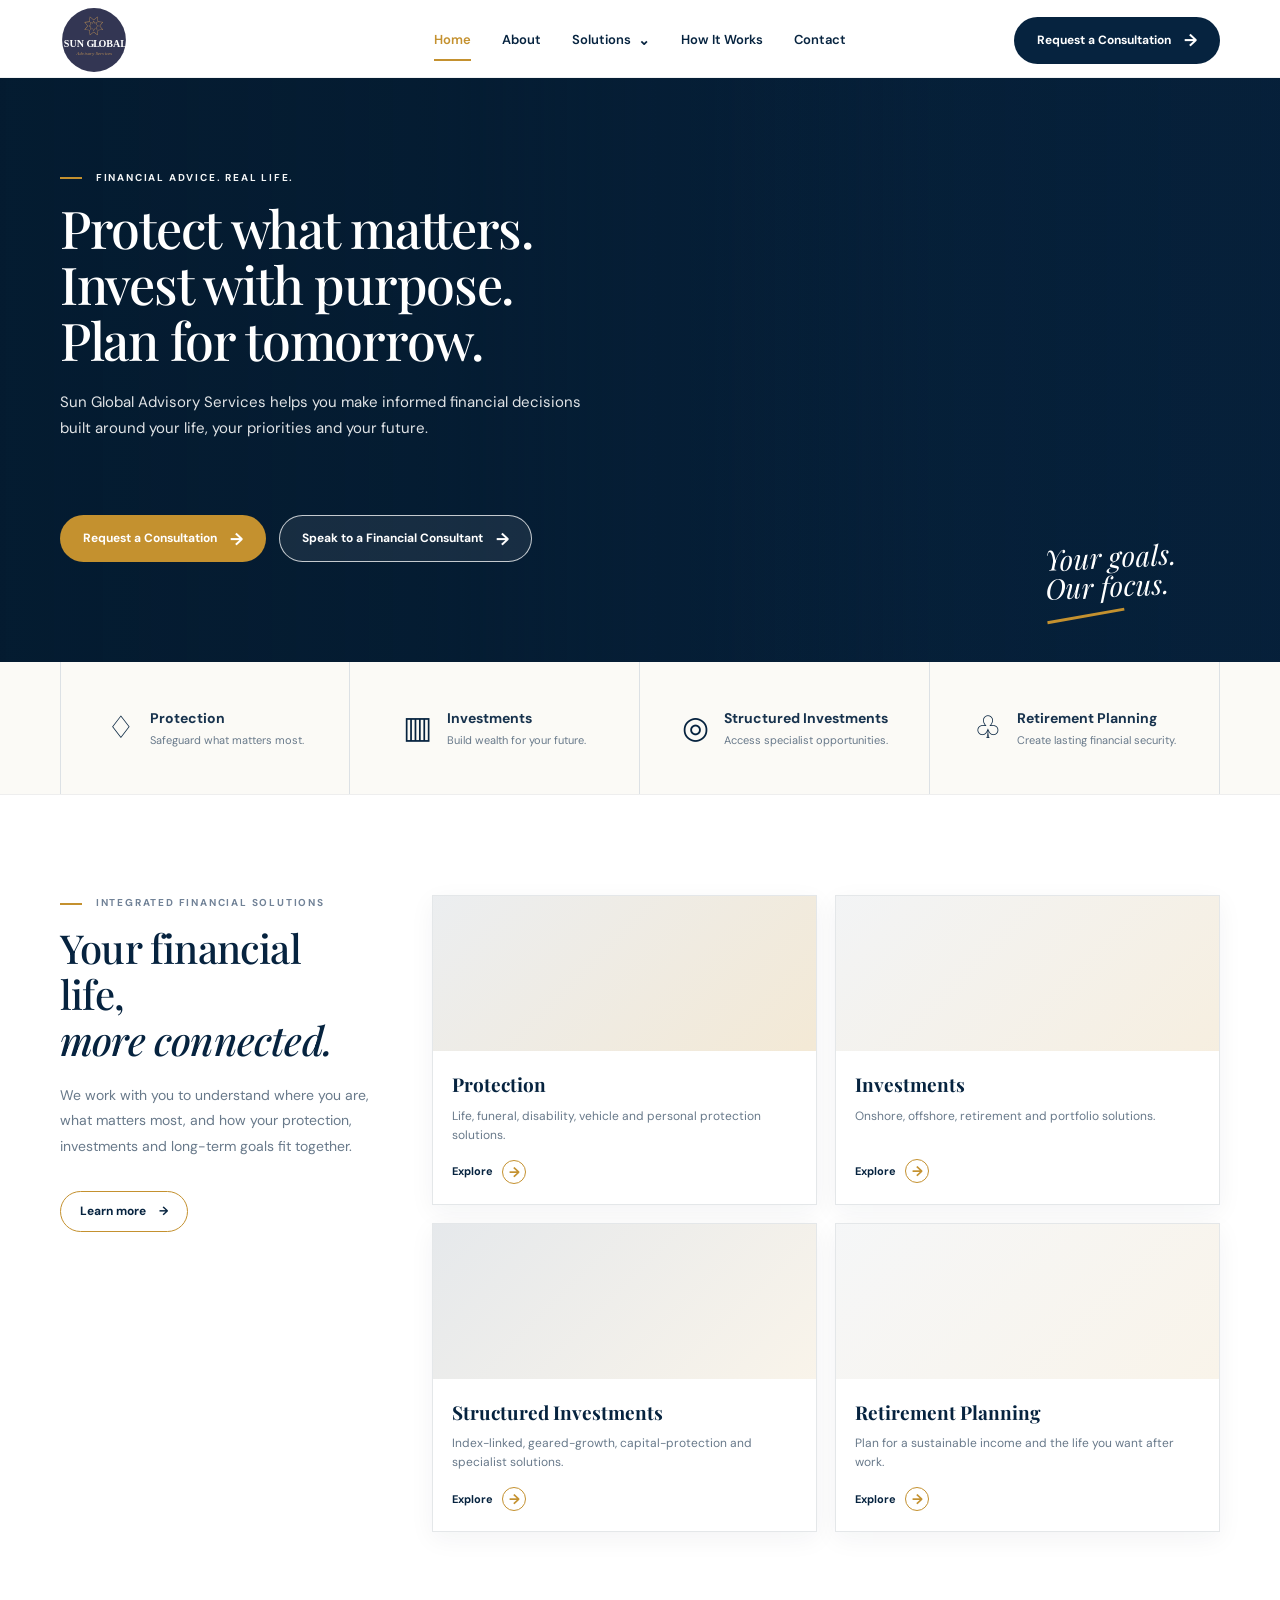
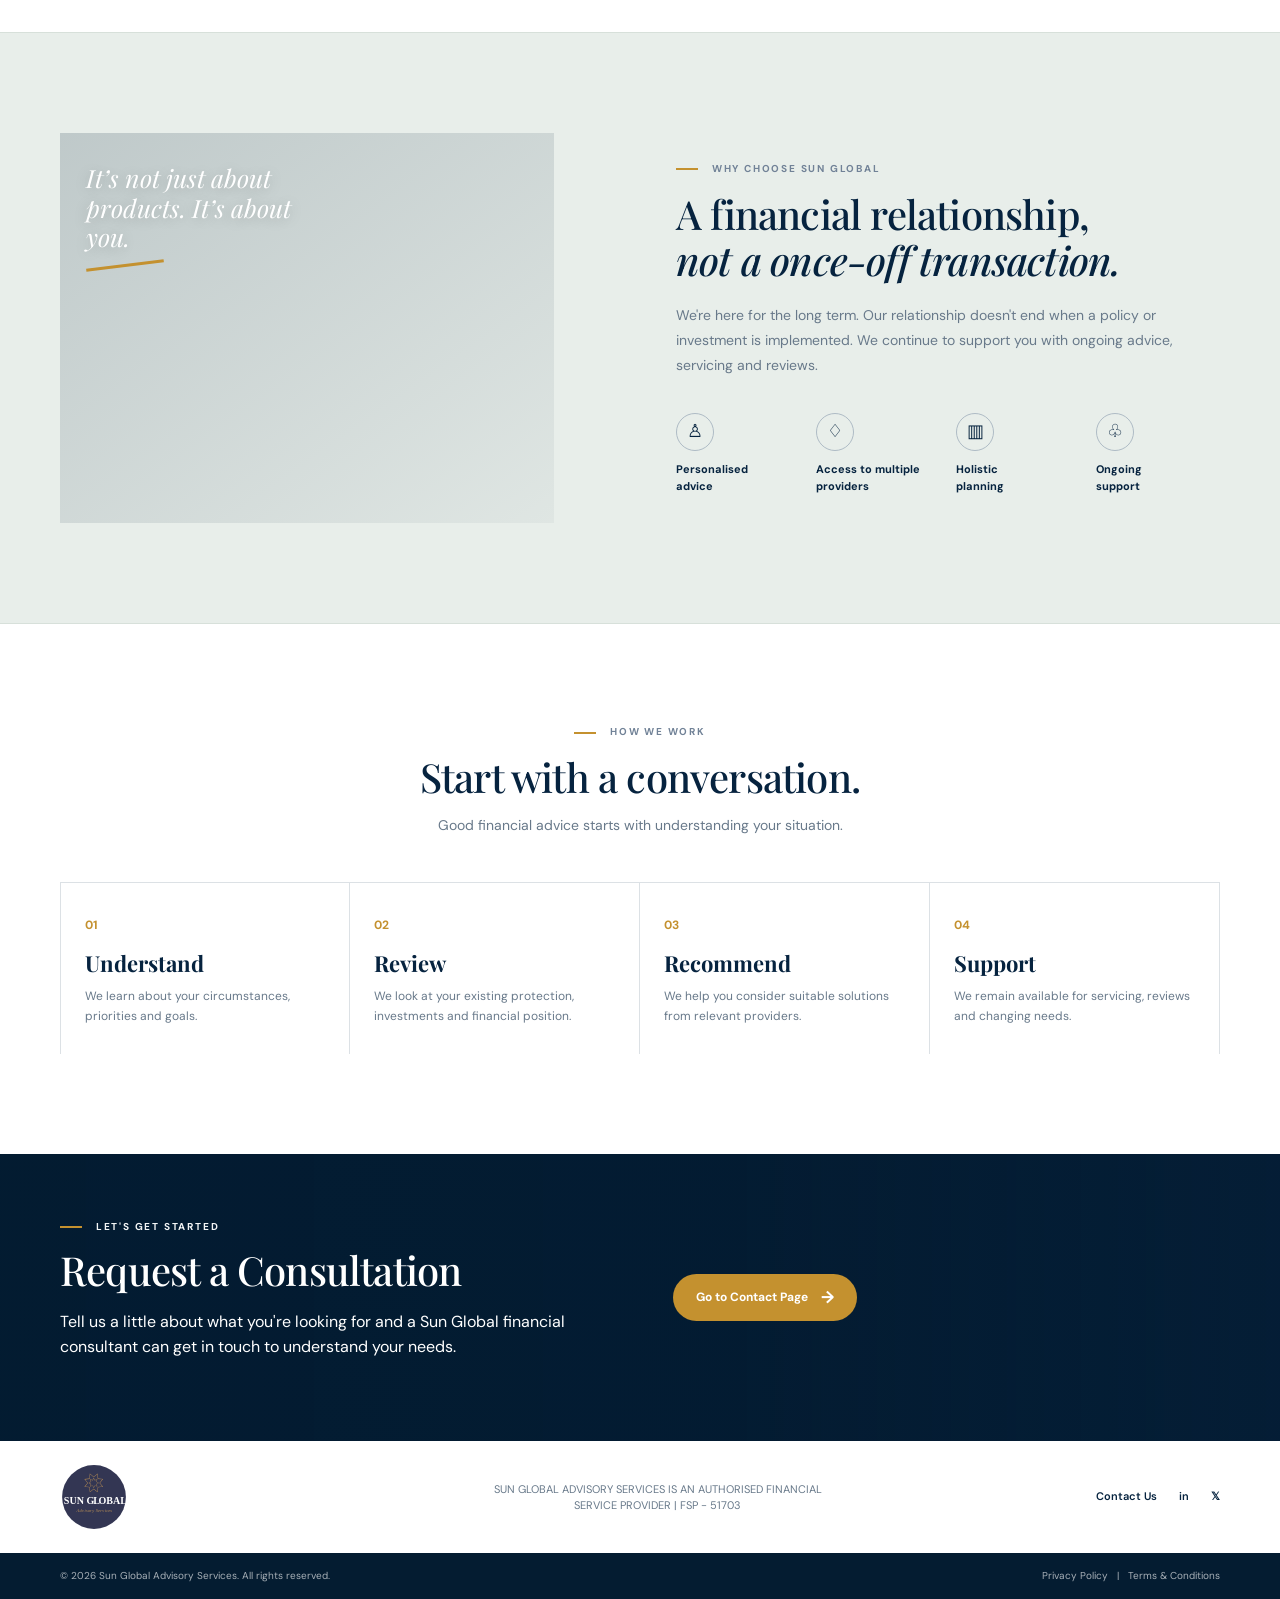
<file: index.html>
<!doctype html>
<html lang="en-ZA">
<head>
  <meta charset="utf-8">
  <meta name="viewport" content="width=device-width, initial-scale=1">
  <meta name="description" content="Get practical financial advice, investment planning and protection guidance from Sun Global Advisory Services, built around your goals and future.">
  <title>Financial Advice &amp; Investment Planning | Sun Global Advisory Services</title>
  <link rel="preconnect" href="https://fonts.googleapis.com">
  <link rel="preconnect" href="https://fonts.gstatic.com" crossorigin>
  <link href="https://fonts.googleapis.com/css2?family=DM+Sans:wght@400;500;600;700&family=Playfair+Display:wght@500;600&display=swap" rel="stylesheet">
  <link rel="icon" type="image/svg+xml" href="assets/sun-global-advisory-services-logo.svg">
  <link rel="stylesheet" href="styles.css">
  <link rel="canonical" href="https://www.sunglobal.africa/">
  <meta name="robots" content="index,follow">
  <meta property="og:title" content="Financial Advice &amp; Investment Planning | Sun Global Advisory Services">
  <meta property="og:description" content="Get practical financial advice, investment planning and protection guidance from Sun Global Advisory Services, built around your goals and future.">
  <meta property="og:type" content="website">
  <meta property="og:url" content="https://www.sunglobal.africa/">
  <meta property="og:image" content="https://www.sunglobal.africa/assets/sun-global-advisory-services-logo.svg">
  <meta property="og:site_name" content="Sun Global Advisory Services">
  <meta name="twitter:card" content="summary_large_image">
  <meta name="twitter:title" content="Financial Advice &amp; Investment Planning | Sun Global Advisory Services">
  <meta name="twitter:description" content="Get practical financial advice, investment planning and protection guidance from Sun Global Advisory Services, built around your goals and future.">
  <meta name="twitter:image" content="https://www.sunglobal.africa/assets/sun-global-advisory-services-logo.svg">
  <script type="application/ld+json">
  {
    "@context": "https://schema.org",
    "@graph": [
      {
        "@type": "FinancialService",
        "@id": "https://www.sunglobal.africa/#business",
        "name": "Sun Global Advisory Services",
        "legalName": "Sun Global Advisory Services (Pty) Ltd",
        "url": "https://www.sunglobal.africa/",
        "logo": "https://www.sunglobal.africa/assets/sun-global-advisory-services-logo.svg",
        "identifier": "FSP 51703",
        "areaServed": "South Africa"
      },
      {
        "@type": "WebSite",
        "@id": "https://www.sunglobal.africa/#website",
        "name": "Sun Global Advisory Services",
        "url": "https://www.sunglobal.africa/"
      }
    ]
  }
  </script>
</head>
<body>
  <header class="site-header" id="top">
    <div class="container nav-wrap">
      <a class="brand" href="index.html" aria-label="Sun Global Advisory Services home">
        <img class="brand-mark" src="assets/sun-global-advisory-services-logo.svg" alt="Sun Global Advisory Services">
      </a>

      <button class="menu-toggle" aria-label="Open navigation" aria-expanded="false">
        <span></span><span></span><span></span>
      </button>

      <nav class="main-nav" aria-label="Main navigation">
        <a class="active" href="index.html">Home</a>
        <a href="about.html">About</a>
        <div class="nav-item nav-dropdown">
          <a href="solutions.html" class="dropdown-toggle" data-page="solutions.html">Solutions <span>⌄</span></a>
          <div class="dropdown-panel">
            <div class="dropdown-content">
              <h3>Solutions</h3>
              <a href="solutions/protection.html" class="dropdown-link">
                <strong>Protection</strong>
                <small>Life, funeral, disability and personal insurance</small>
              </a>
              <a href="solutions/investments.html" class="dropdown-link">
                <strong>Investments</strong>
                <small>Onshore, offshore and portfolio planning</small>
              </a>
              <a href="solutions/retirement.html" class="dropdown-link">
                <strong>Retirement</strong>
                <small>Retirement planning and income solutions</small>
              </a>
              <a href="solutions/structured-investments.html" class="dropdown-link">
                <strong>Structured Investments</strong>
                <small>Specialist investment structures</small>
              </a>
            </div>
          </div>
        </div>
        <a href="how-it-works.html">How It Works</a>
        <a href="contact.html">Contact</a>
      </nav>

      <a class="btn btn-dark nav-cta" href="contact.html">Request a Consultation <span>→</span></a>
    </div>
  </header>

  <main>
    <section class="hero">
      <div class="hero-image" aria-hidden="true"></div>
      <div class="hero-overlay"></div>
      <div class="container hero-content">
        <div class="hero-copy-carousel" aria-live="polite">
          <article class="hero-slide is-active">
            <p class="eyebrow light"><span></span> FINANCIAL ADVICE. REAL LIFE.</p>
            <h1>Protect what matters.<br>Invest with purpose.<br>Plan for tomorrow.</h1>
            <p class="hero-copy">Sun Global Advisory Services helps you make informed financial decisions built around your life, your priorities and your future.</p>
          </article>
          <article class="hero-slide">
            <p class="eyebrow light"><span></span> YOUR GOALS. YOUR FINANCIAL PLAN.</p>
            <p class="hero-slide-heading">Your goals.<br>Your financial plan.</p>
            <p class="hero-copy">Whether you're building wealth, protecting your family or preparing for retirement, the right financial strategy starts with understanding where you are and where you want to go.<br><br>Get advice that considers the bigger picture.</p>
          </article>
          <article class="hero-slide">
            <p class="eyebrow light"><span></span> PLAN TODAY. PREPARE FOR TOMORROW.</p>
            <p class="hero-slide-heading">Plan today.<br>Prepare for tomorrow.</p>
            <p class="hero-copy">Life changes. Your financial needs can change with it.<br><br>From protection and investments to retirement planning, Sun Global helps you review your position, explore your options and plan with greater clarity.</p>
          </article>
        </div>
        <div class="hero-actions">
          <a class="btn btn-gold" href="contact.html">Request a Consultation <span>→</span></a>
          <a class="btn btn-light-outline" href="solutions.html">Speak to a Financial Consultant <span>→</span></a>
        </div>
      </div>
      <div class="hero-tag">Your goals.<br><em>Our focus.</em><i></i></div>
    </section>

    <section class="quick-links">
      <div class="container quick-grid">
        <a href="solutions/protection.html" class="quick-card">
          <span class="icon">♢</span><div><strong>Protection</strong><small>Safeguard what matters most.</small></div>
        </a>
        <a href="solutions/investments.html" class="quick-card">
          <span class="icon">▥</span><div><strong>Investments</strong><small>Build wealth for your future.</small></div>
        </a>
        <a href="solutions/structured-investments.html" class="quick-card">
          <span class="icon">◎</span><div><strong>Structured Investments</strong><small>Access specialist opportunities.</small></div>
        </a>
        <a href="solutions/retirement.html" class="quick-card">
          <span class="icon">♧</span><div><strong>Retirement Planning</strong><small>Create lasting financial security.</small></div>
        </a>
      </div>
    </section>

    <section class="section solutions" id="solutions">
      <div class="container split-intro">
        <div class="intro-copy">
          <p class="eyebrow"><span></span> INTEGRATED FINANCIAL SOLUTIONS</p>
          <h2>Your financial life,<br><em>more connected.</em></h2>
          <p>
            We work with you to understand where you are, what matters most,
            and how your protection, investments and long-term goals fit together.
          </p>
          <a class="text-btn" href="about.html">Learn more <span>→</span></a>
        </div>

        <div class="solution-grid">
          <article class="solution-card" id="protection">
            <div class="card-image protection-img"></div>
            <div class="card-body">
              <h3>Protection</h3>
              <p>Life, funeral, disability, vehicle and personal protection solutions.</p>
              <a href="solutions/protection.html">Explore <span>→</span></a>
            </div>
          </article>

          <article class="solution-card" id="investments">
            <div class="card-image investment-img"></div>
            <div class="card-body">
              <h3>Investments</h3>
              <p>Onshore, offshore, retirement and portfolio solutions.</p>
              <a href="solutions/investments.html">Explore <span>→</span></a>
            </div>
          </article>

          <article class="solution-card" id="structured">
            <div class="card-image structured-img"></div>
            <div class="card-body">
              <h3>Structured Investments</h3>
              <p>Index-linked, geared-growth, capital-protection and specialist solutions.</p>
              <a href="solutions/structured-investments.html">Explore <span>→</span></a>
            </div>
          </article>

          <article class="solution-card" id="retirement">
            <div class="card-image retirement-img"></div>
            <div class="card-body">
              <h3>Retirement Planning</h3>
              <p>Plan for a sustainable income and the life you want after work.</p>
              <a href="solutions/retirement.html">Explore <span>→</span></a>
            </div>
          </article>
        </div>
      </div>
    </section>

    <section class="section approach" id="about">
      <div class="container approach-grid">
        <div class="approach-image">
          <div class="approach-photo"></div>
          <div class="image-quote">It’s not just about<br>products. It’s about<br><em>you.</em><i></i></div>
        </div>
        <div class="approach-copy" id="approach">
          <p class="eyebrow"><span></span> WHY CHOOSE SUN GLOBAL</p>
          <h2>A financial relationship,<br><em>not a once-off transaction.</em></h2>
          <p>
            We're here for the long term. Our relationship doesn't end when a policy
            or investment is implemented. We continue to support you with ongoing
            advice, servicing and reviews.
          </p>
          <div class="benefits">
            <div><span>♙</span><strong>Personalised<br>advice</strong></div>
            <div><span>♢</span><strong>Access to multiple<br>providers</strong></div>
            <div><span>▥</span><strong>Holistic<br>planning</strong></div>
            <div><span>♧</span><strong>Ongoing<br>support</strong></div>
          </div>
        </div>
      </div>
    </section>

    <section class="section process">
      <div class="container">
        <div class="center-heading">
          <p class="eyebrow"><span></span> HOW WE WORK</p>
          <h2>Start with a conversation.</h2>
          <p>Good financial advice starts with understanding your situation.</p>
        </div>
        <div class="process-grid">
          <div><b>01</b><h3>Understand</h3><p>We learn about your circumstances, priorities and goals.</p></div>
          <div><b>02</b><h3>Review</h3><p>We look at your existing protection, investments and financial position.</p></div>
          <div><b>03</b><h3>Recommend</h3><p>We help you consider suitable solutions from relevant providers.</p></div>
          <div><b>04</b><h3>Support</h3><p>We remain available for servicing, reviews and changing needs.</p></div>
        </div>
      </div>
    </section>

    <section class="cta-section" id="contact">
      <div class="cta-bg"></div>
      <div class="container cta-grid">
        <div>
          <p class="eyebrow light"><span></span> LET'S GET STARTED</p>
          <h2>Request a Consultation</h2>
          <p>Tell us a little about what you're looking for and a Sun Global financial consultant can get in touch to understand your needs.</p>
        </div>
        <div class="cta-action">
          <a class="btn btn-gold" href="contact.html">Go to Contact Page <span>→</span></a>
        </div>
      </div>
    </section>
  </main>

  <footer class="footer">
    <div class="container footer-top">
      <a class="brand" href="index.html">
        <img class="brand-mark" src="assets/sun-global-advisory-services-logo.svg" alt="Sun Global Advisory Services">
      </a>
      <div class="footer-meta">
        <span>SUN GLOBAL ADVISORY SERVICES IS AN AUTHORISED FINANCIAL SERVICE PROVIDER | FSP - 51703</span>
      </div>
      <div class="footer-links">
        <a href="contact.html">Contact Us</a>
        <a href="#" aria-label="LinkedIn">in</a>
        <a href="#" aria-label="X">𝕏</a>
      </div>
    </div>
    <div class="footer-bottom">
      <div class="container">
        <span>© <span id="year"></span> Sun Global Advisory Services. All rights reserved.</span>
        <span><a href="#">Privacy Policy</a> &nbsp; | &nbsp; <a href="#">Terms & Conditions</a></span>
      </div>
    </div>
  </footer>

  <script src="script.js?v=carousel-1"></script>
</body>
</html>
</file>
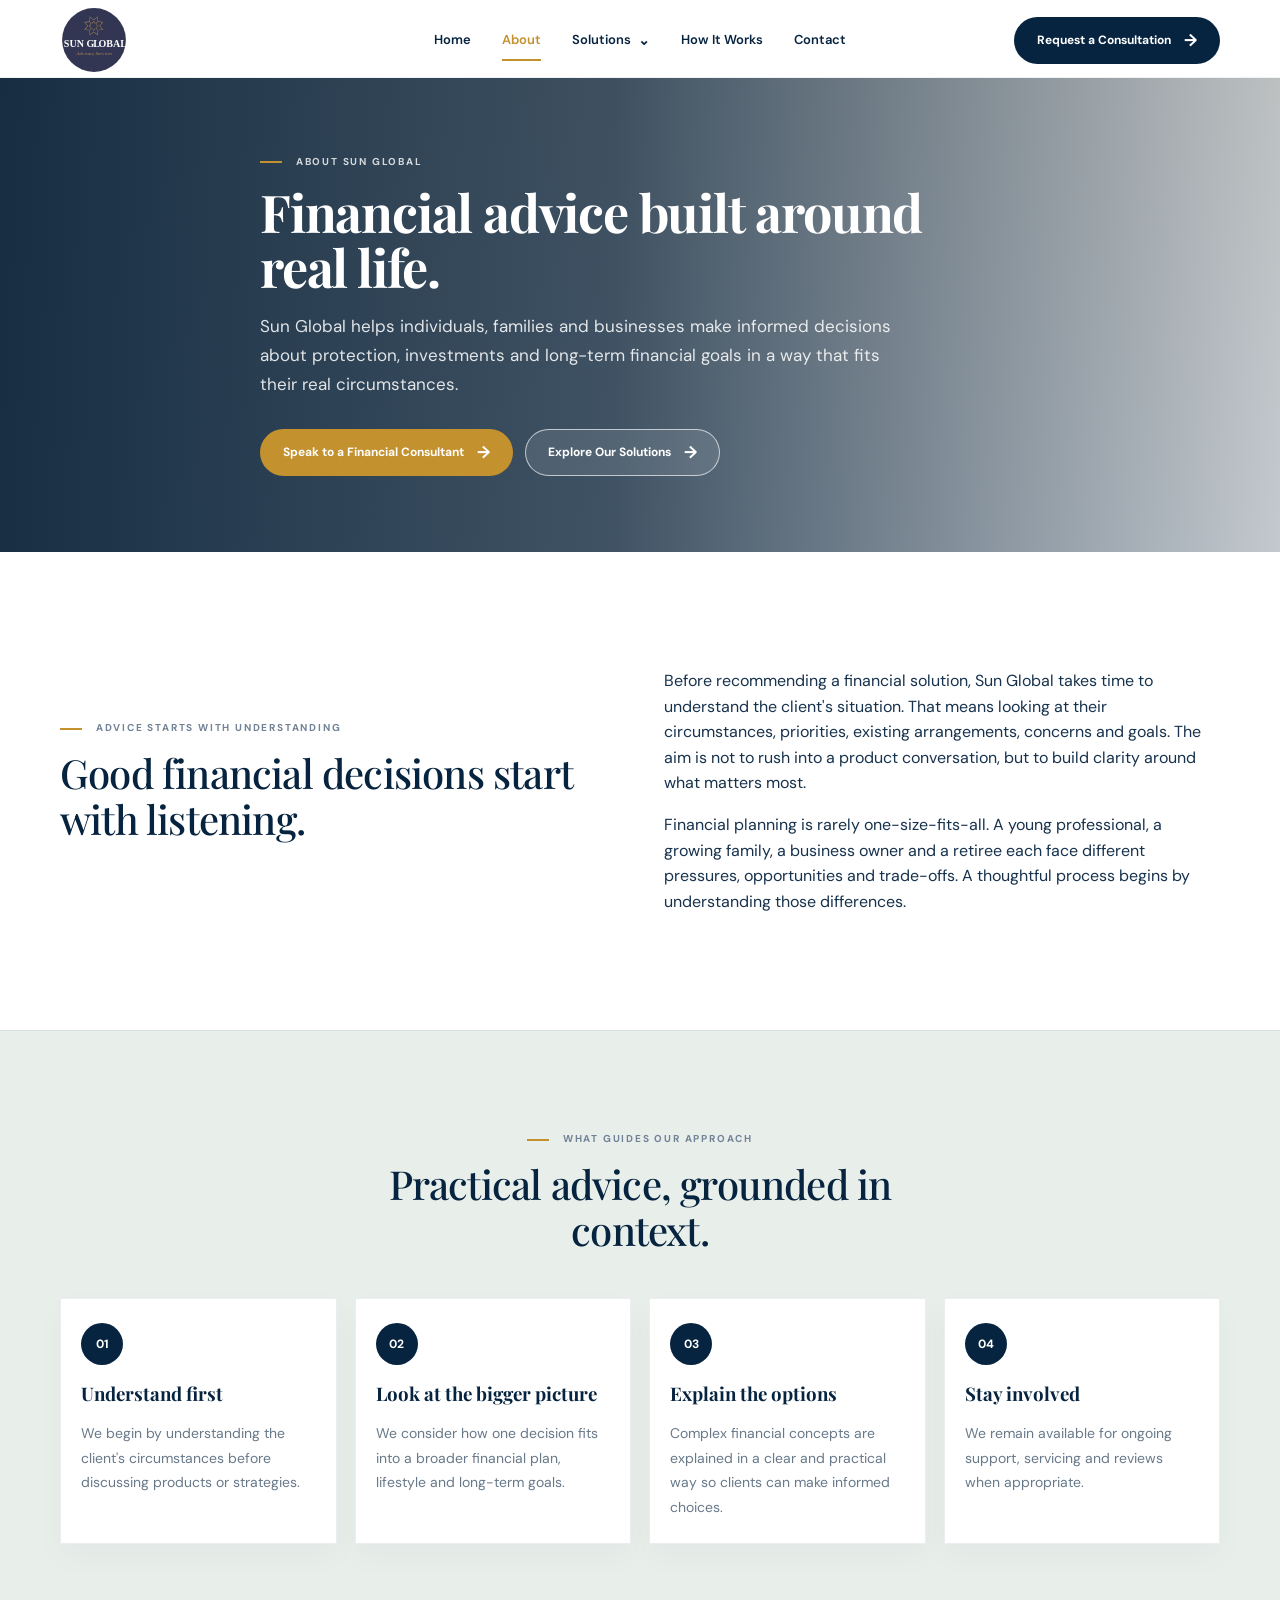
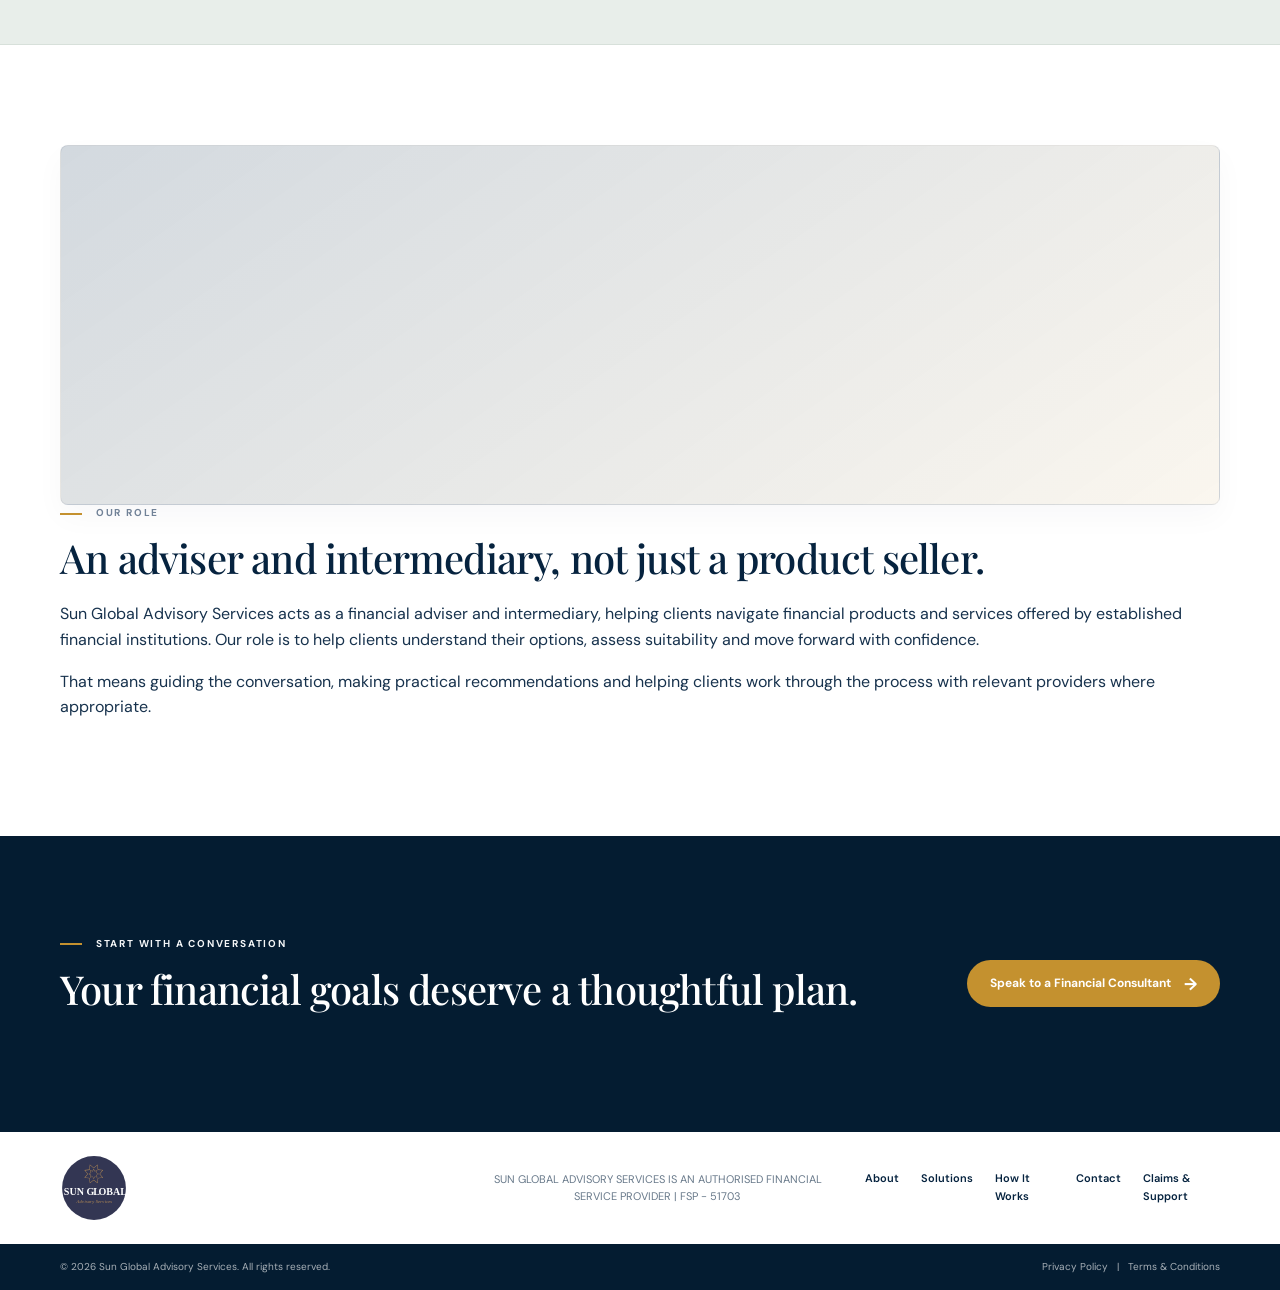
<file: about.html>
<!doctype html>
<html lang="en-ZA">
<head>
  <meta charset="utf-8">
  <meta name="viewport" content="width=device-width, initial-scale=1">
  <meta name="description" content="Learn how Sun Global Advisory Services approaches financial advice, planning and ongoing reviews around your circumstances and long-term goals.">
  <title>About Sun Global Advisory Services | Financial Advice</title>
  <link rel="preconnect" href="https://fonts.googleapis.com">
  <link rel="preconnect" href="https://fonts.gstatic.com" crossorigin>
  <link href="https://fonts.googleapis.com/css2?family=DM+Sans:wght@400;500;600;700&family=Playfair+Display:wght@500;600&display=swap" rel="stylesheet">
  <link rel="icon" type="image/svg+xml" href="assets/sun-global-advisory-services-logo.svg">
  <link rel="stylesheet" href="styles.css">
  <link rel="canonical" href="https://www.sunglobal.africa/about.html">
  <meta name="robots" content="index,follow">
  <meta property="og:title" content="About Sun Global Advisory Services | Financial Advice">
  <meta property="og:description" content="Learn how Sun Global Advisory Services approaches financial advice, planning and ongoing reviews around your circumstances and long-term goals.">
  <meta property="og:type" content="website">
  <meta property="og:url" content="https://www.sunglobal.africa/about.html">
  <meta property="og:image" content="https://www.sunglobal.africa/assets/sun-global-advisory-services-logo.svg">
  <meta property="og:site_name" content="Sun Global Advisory Services">
  <meta name="twitter:card" content="summary_large_image">
  <meta name="twitter:title" content="About Sun Global Advisory Services | Financial Advice">
  <meta name="twitter:description" content="Learn how Sun Global Advisory Services approaches financial advice, planning and ongoing reviews around your circumstances and long-term goals.">
  <meta name="twitter:image" content="https://www.sunglobal.africa/assets/sun-global-advisory-services-logo.svg">
</head>
<body>
  <header class="site-header" id="top">
    <div class="container nav-wrap">
      <a class="brand" href="index.html" aria-label="Sun Global Advisory Services home">
        <img class="brand-mark" src="assets/sun-global-advisory-services-logo.svg" alt="Sun Global Advisory Services">
      </a>

      <button class="menu-toggle" aria-label="Open navigation" aria-expanded="false">
        <span></span><span></span><span></span>
      </button>

      <nav class="main-nav" aria-label="Main navigation">
        <a data-page="index.html" href="index.html">Home</a>
        <a data-page="about.html" class="active" href="about.html">About</a>
        <div class="nav-item nav-dropdown">
          <a href="solutions.html" class="dropdown-toggle" data-page="solutions.html">Solutions <span>⌄</span></a>
          <div class="dropdown-panel">
            <div class="dropdown-content">
              <h3>Solutions</h3>
              <a href="solutions/protection.html" class="dropdown-link">
                <strong>Protection</strong>
                <small>Life, funeral, disability and personal insurance</small>
              </a>
              <a href="solutions/investments.html" class="dropdown-link">
                <strong>Investments</strong>
                <small>Onshore, offshore and portfolio planning</small>
              </a>
              <a href="solutions/retirement.html" class="dropdown-link">
                <strong>Retirement</strong>
                <small>Retirement planning and income solutions</small>
              </a>
              <a href="solutions/structured-investments.html" class="dropdown-link">
                <strong>Structured Investments</strong>
                <small>Specialist investment structures</small>
              </a>
            </div>
          </div>
        </div>
        <a data-page="how-it-works.html" href="how-it-works.html">How It Works</a>
        <a data-page="contact.html" href="contact.html">Contact</a>
      </nav>

      <a class="btn btn-dark nav-cta" href="contact.html">Request a Consultation <span>→</span></a>
    </div>
  </header>

  <main>
    <section class="page-hero subtle-hero hero-about">
      <video class="page-hero-video" autoplay muted loop playsinline preload="none" poster="https://images.unsplash.com/photo-1497215842964-222b430dc094?auto=format&fit=crop&w=1800&q=85" aria-hidden="true">
        <source src="https://videos.pexels.com/video-files/7148540/7148540-hd_1920_1080_25fps.mp4" type="video/mp4">
      </video>
      <div class="container narrow">
        <p class="eyebrow"><span></span> ABOUT SUN GLOBAL</p>
        <h1>Financial advice built around real life.</h1>
        <p class="lead">Sun Global helps individuals, families and businesses make informed decisions about protection, investments and long-term financial goals in a way that fits their real circumstances.</p>
        <div class="page-actions">
          <a class="btn btn-gold" href="contact.html">Speak to a Financial Consultant <span>→</span></a>
          <a class="btn btn-light-outline dark" href="solutions.html">Explore Our Solutions <span>→</span></a>
        </div>
      </div>
    </section>

    <section class="section">
      <div class="container two-column content-block">
        <div>
          <p class="eyebrow"><span></span> ADVICE STARTS WITH UNDERSTANDING</p>
          <h2>Good financial decisions start with listening.</h2>
        </div>
        <div>
          <p>Before recommending a financial solution, Sun Global takes time to understand the client's situation. That means looking at their circumstances, priorities, existing arrangements, concerns and goals. The aim is not to rush into a product conversation, but to build clarity around what matters most.</p>
          <p>Financial planning is rarely one-size-fits-all. A young professional, a growing family, a business owner and a retiree each face different pressures, opportunities and trade-offs. A thoughtful process begins by understanding those differences.</p>
        </div>
      </div>
    </section>

    <section class="section soft-section">
      <div class="container">
        <div class="center-heading narrow">
          <p class="eyebrow"><span></span> WHAT GUIDES OUR APPROACH</p>
          <h2>Practical advice, grounded in context.</h2>
        </div>
        <div class="feature-grid four-up">
          <article class="feature-card">
            <span class="feature-icon">01</span>
            <h3>Understand first</h3>
            <p>We begin by understanding the client's circumstances before discussing products or strategies.</p>
          </article>
          <article class="feature-card">
            <span class="feature-icon">02</span>
            <h3>Look at the bigger picture</h3>
            <p>We consider how one decision fits into a broader financial plan, lifestyle and long-term goals.</p>
          </article>
          <article class="feature-card">
            <span class="feature-icon">03</span>
            <h3>Explain the options</h3>
            <p>Complex financial concepts are explained in a clear and practical way so clients can make informed choices.</p>
          </article>
          <article class="feature-card">
            <span class="feature-icon">04</span>
            <h3>Stay involved</h3>
            <p>We remain available for ongoing support, servicing and reviews when appropriate.</p>
          </article>
        </div>
      </div>
    </section>

    <section class="section">
      <div class="container two-column align-center">
        <div class="panel-visual">
          <div class="panel-image panel-image-one"></div>
        </div>
        <div>
          <p class="eyebrow"><span></span> OUR ROLE</p>
          <h2>An adviser and intermediary, not just a product seller.</h2>
          <p>Sun Global Advisory Services acts as a financial adviser and intermediary, helping clients navigate financial products and services offered by established financial institutions. Our role is to help clients understand their options, assess suitability and move forward with confidence.</p>
          <p>That means guiding the conversation, making practical recommendations and helping clients work through the process with relevant providers where appropriate.</p>
        </div>
      </div>
    </section>

    <section class="section cta-strip">
      <div class="container cta-strip-content">
        <div>
          <p class="eyebrow light"><span></span> START WITH A CONVERSATION</p>
          <h2>Your financial goals deserve a thoughtful plan.</h2>
        </div>
        <a class="btn btn-gold" href="contact.html">Speak to a Financial Consultant <span>→</span></a>
      </div>
    </section>
  </main>

  <footer class="footer">
    <div class="container footer-top">
      <a class="brand" href="index.html">
        <img class="brand-mark" src="assets/sun-global-advisory-services-logo.svg" alt="Sun Global Advisory Services">
      </a>
      <div class="footer-meta">
        <span>SUN GLOBAL ADVISORY SERVICES IS AN AUTHORISED FINANCIAL SERVICE PROVIDER | FSP - 51703</span>
      </div>
      <div class="footer-links">
        <a href="about.html">About</a>
        <a href="solutions.html">Solutions</a>
        <a href="how-it-works.html">How It Works</a>
        <a href="contact.html">Contact</a>
        <a href="claims.html">Claims & Support</a>
      </div>
    </div>
    <div class="footer-bottom">
      <div class="container">
        <span>© <span id="year"></span> Sun Global Advisory Services. All rights reserved.</span>
        <span><a href="#">Privacy Policy</a> &nbsp; | &nbsp; <a href="#">Terms & Conditions</a></span>
      </div>
    </div>
  </footer>

  <script src="script.js"></script>
</body>
</html>
</file>
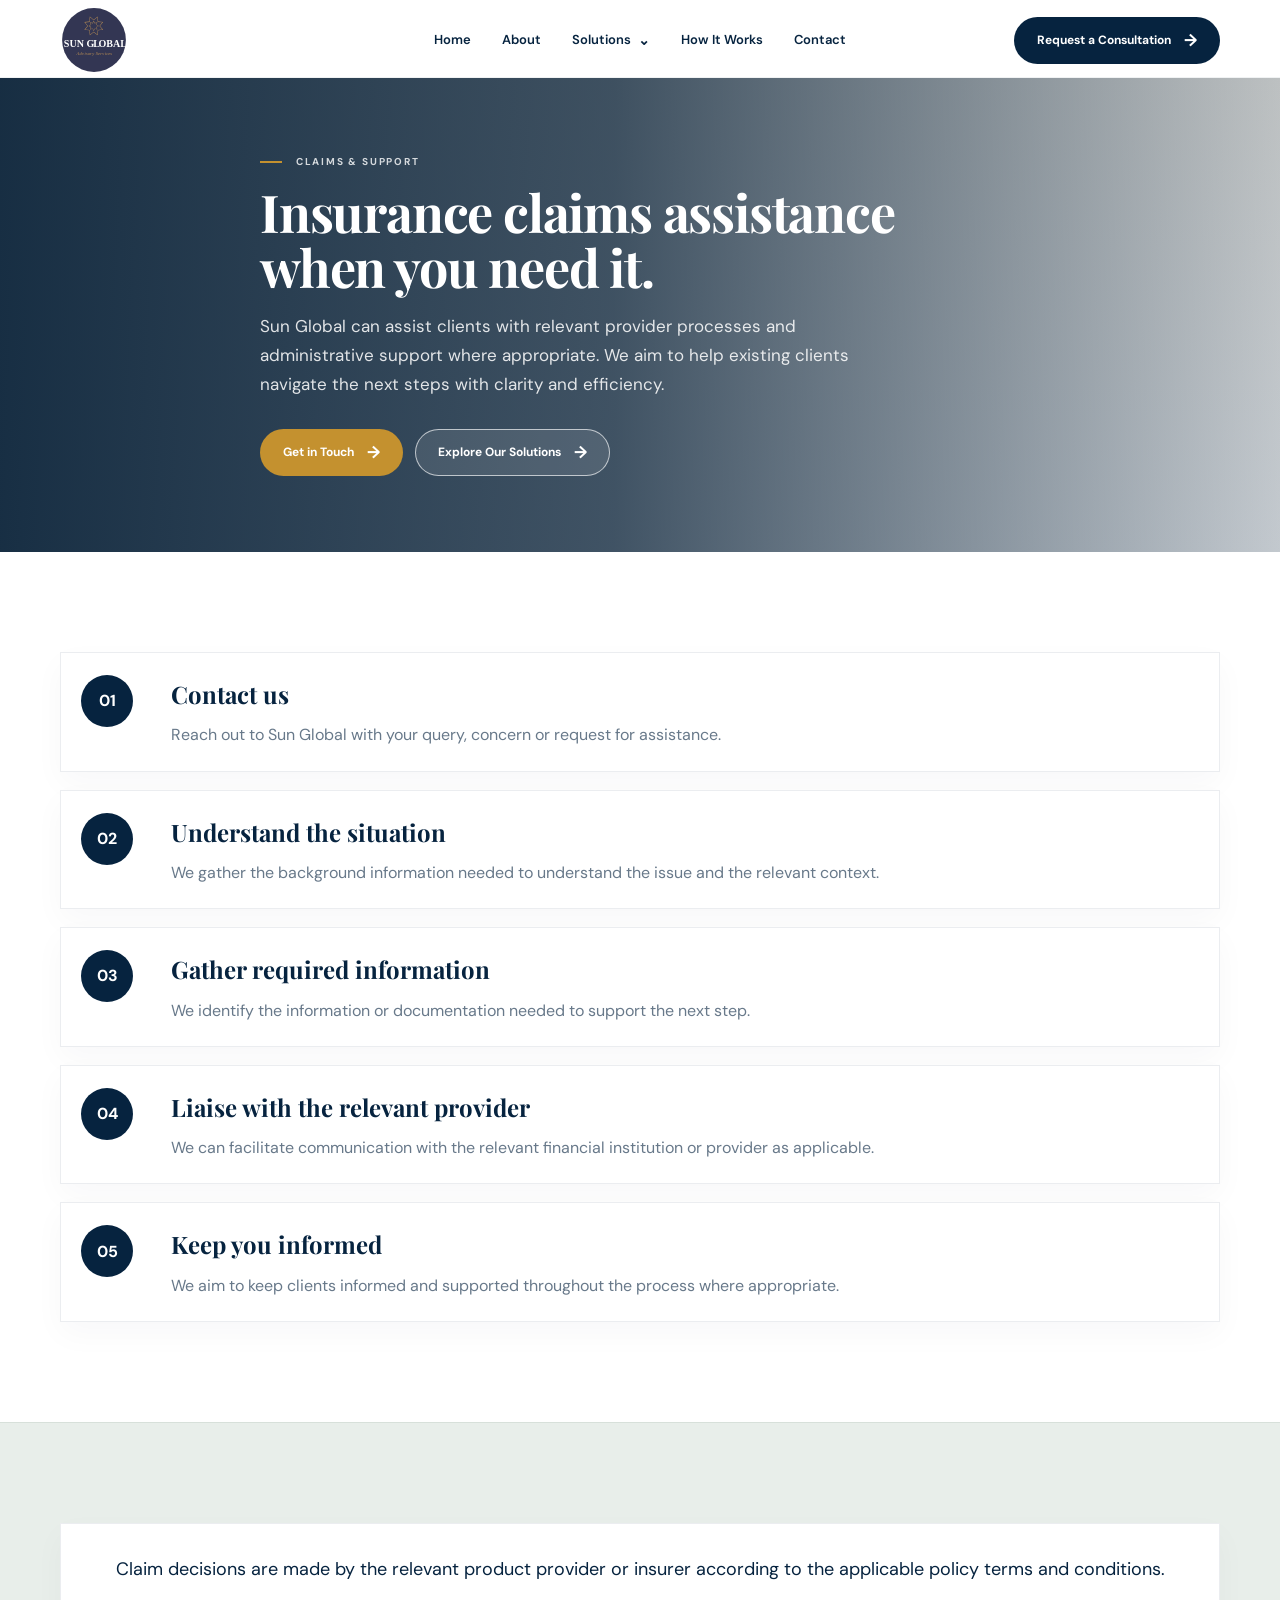
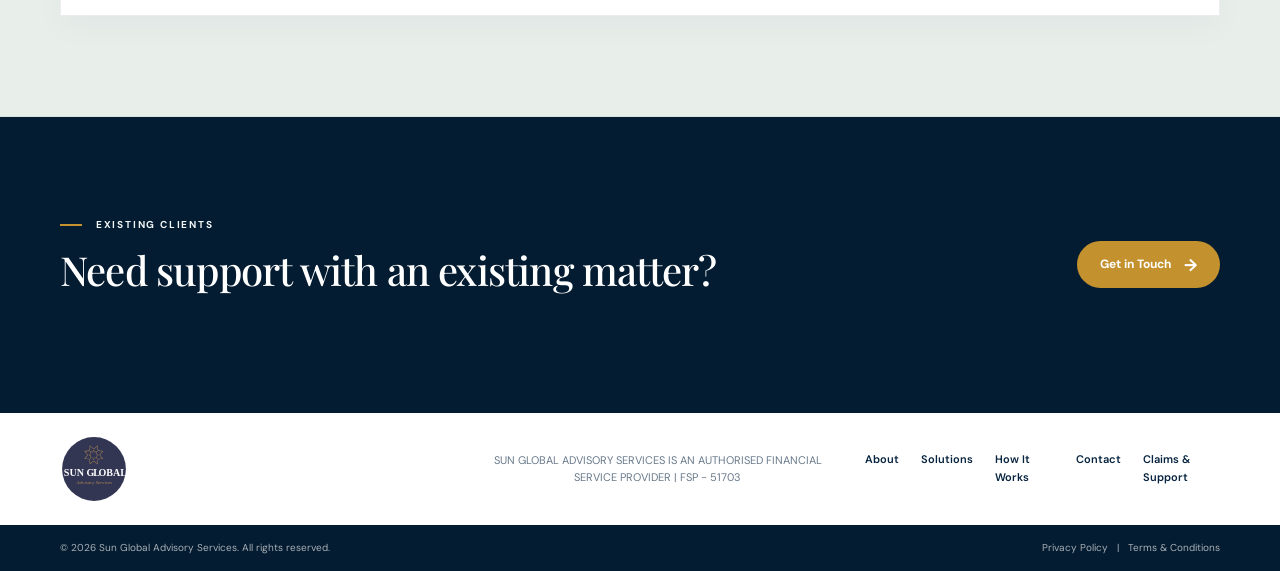
<file: claims.html>
<!doctype html>
<html lang="en-ZA">
<head>
  <meta charset="utf-8">
  <meta name="viewport" content="width=device-width, initial-scale=1">
  <meta name="description" content="Learn how Sun Global Advisory Services can assist existing clients with insurance claims processes, provider queries and support.">
  <title>Insurance Claims Assistance | Sun Global Advisory Services</title>
  <link rel="preconnect" href="https://fonts.googleapis.com">
  <link rel="preconnect" href="https://fonts.gstatic.com" crossorigin>
  <link href="https://fonts.googleapis.com/css2?family=DM+Sans:wght@400;500;600;700&family=Playfair+Display:wght@500;600&display=swap" rel="stylesheet">
  <link rel="icon" type="image/svg+xml" href="assets/sun-global-advisory-services-logo.svg">
  <link rel="stylesheet" href="styles.css">
  <link rel="canonical" href="https://www.sunglobal.africa/claims.html">
  <meta name="robots" content="index,follow">
  <meta property="og:title" content="Insurance Claims Assistance | Sun Global Advisory Services">
  <meta property="og:description" content="Learn how Sun Global Advisory Services can assist existing clients with insurance claims processes, provider queries and support.">
  <meta property="og:type" content="website">
  <meta property="og:url" content="https://www.sunglobal.africa/claims.html">
  <meta property="og:image" content="https://www.sunglobal.africa/assets/sun-global-advisory-services-logo.svg">
  <meta property="og:site_name" content="Sun Global Advisory Services">
  <meta name="twitter:card" content="summary_large_image">
  <meta name="twitter:title" content="Insurance Claims Assistance | Sun Global Advisory Services">
  <meta name="twitter:description" content="Learn how Sun Global Advisory Services can assist existing clients with insurance claims processes, provider queries and support.">
  <meta name="twitter:image" content="https://www.sunglobal.africa/assets/sun-global-advisory-services-logo.svg">
</head>
<body>
  <header class="site-header" id="top">
    <div class="container nav-wrap">
      <a class="brand" href="index.html" aria-label="Sun Global Advisory Services home">
        <img class="brand-mark" src="assets/sun-global-advisory-services-logo.svg" alt="Sun Global Advisory Services">
      </a>

      <button class="menu-toggle" aria-label="Open navigation" aria-expanded="false">
        <span></span><span></span><span></span>
      </button>

      <nav class="main-nav" aria-label="Main navigation">
        <a data-page="index.html" href="index.html">Home</a>
        <a data-page="about.html" href="about.html">About</a>
        <div class="nav-item nav-dropdown">
          <a href="solutions.html" class="dropdown-toggle" data-page="solutions.html">Solutions <span>⌄</span></a>
          <div class="dropdown-panel">
            <div class="dropdown-content">
              <h3>Solutions</h3>
              <a href="solutions/protection.html" class="dropdown-link">
                <strong>Protection</strong>
                <small>Life, funeral, disability and personal insurance</small>
              </a>
              <a href="solutions/investments.html" class="dropdown-link">
                <strong>Investments</strong>
                <small>Onshore, offshore and portfolio planning</small>
              </a>
              <a href="solutions/retirement.html" class="dropdown-link">
                <strong>Retirement</strong>
                <small>Retirement planning and income solutions</small>
              </a>
              <a href="solutions/structured-investments.html" class="dropdown-link">
                <strong>Structured Investments</strong>
                <small>Specialist investment structures</small>
              </a>
            </div>
          </div>
        </div>
        <a data-page="how-it-works.html" href="how-it-works.html">How It Works</a>
        <a data-page="contact.html" href="contact.html">Contact</a>
      </nav>

      <a class="btn btn-dark nav-cta" href="contact.html">Request a Consultation <span>→</span></a>
    </div>
  </header>

  <main>
    <section class="page-hero subtle-hero hero-claims">
      <div class="container narrow">
        <p class="eyebrow"><span></span> CLAIMS & SUPPORT</p>
        <h1>Insurance claims assistance when you need it.</h1>
        <p class="lead">Sun Global can assist clients with relevant provider processes and administrative support where appropriate. We aim to help existing clients navigate the next steps with clarity and efficiency.</p>
        <div class="page-actions">
          <a class="btn btn-gold" href="contact.html">Get in Touch <span>→</span></a>
          <a class="btn btn-light-outline dark" href="solutions.html">Explore Our Solutions <span>→</span></a>
        </div>
      </div>
    </section>

    <section class="section">
      <div class="container">
        <div class="process-list">
          <div class="process-item">
            <span>01</span>
            <div>
              <h3>Contact us</h3>
              <p>Reach out to Sun Global with your query, concern or request for assistance.</p>
            </div>
          </div>
          <div class="process-item">
            <span>02</span>
            <div>
              <h3>Understand the situation</h3>
              <p>We gather the background information needed to understand the issue and the relevant context.</p>
            </div>
          </div>
          <div class="process-item">
            <span>03</span>
            <div>
              <h3>Gather required information</h3>
              <p>We identify the information or documentation needed to support the next step.</p>
            </div>
          </div>
          <div class="process-item">
            <span>04</span>
            <div>
              <h3>Liaise with the relevant provider</h3>
              <p>We can facilitate communication with the relevant financial institution or provider as applicable.</p>
            </div>
          </div>
          <div class="process-item">
            <span>05</span>
            <div>
              <h3>Keep you informed</h3>
              <p>We aim to keep clients informed and supported throughout the process where appropriate.</p>
            </div>
          </div>
        </div>
      </div>
    </section>

    <section class="section soft-section">
      <div class="container narrow note-box">
        <p>Claim decisions are made by the relevant product provider or insurer according to the applicable policy terms and conditions.</p>
      </div>
    </section>

    <section class="section cta-strip">
      <div class="container cta-strip-content">
        <div>
          <p class="eyebrow light"><span></span> EXISTING CLIENTS</p>
          <h2>Need support with an existing matter?</h2>
        </div>
        <a class="btn btn-gold" href="contact.html">Get in Touch <span>→</span></a>
      </div>
    </section>
  </main>

  <footer class="footer">
    <div class="container footer-top">
      <a class="brand" href="index.html">
        <img class="brand-mark" src="assets/sun-global-advisory-services-logo.svg" alt="Sun Global Advisory Services">
      </a>
      <div class="footer-meta">
        <span>SUN GLOBAL ADVISORY SERVICES IS AN AUTHORISED FINANCIAL SERVICE PROVIDER | FSP - 51703</span>
      </div>
      <div class="footer-links">
        <a href="about.html">About</a>
        <a href="solutions.html">Solutions</a>
        <a href="how-it-works.html">How It Works</a>
        <a href="contact.html">Contact</a>
        <a href="claims.html">Claims & Support</a>
      </div>
    </div>
    <div class="footer-bottom">
      <div class="container">
        <span>© <span id="year"></span> Sun Global Advisory Services. All rights reserved.</span>
        <span><a href="#">Privacy Policy</a> &nbsp; | &nbsp; <a href="#">Terms & Conditions</a></span>
      </div>
    </div>
  </footer>

  <script src="script.js"></script>
</body>
</html>
</file>
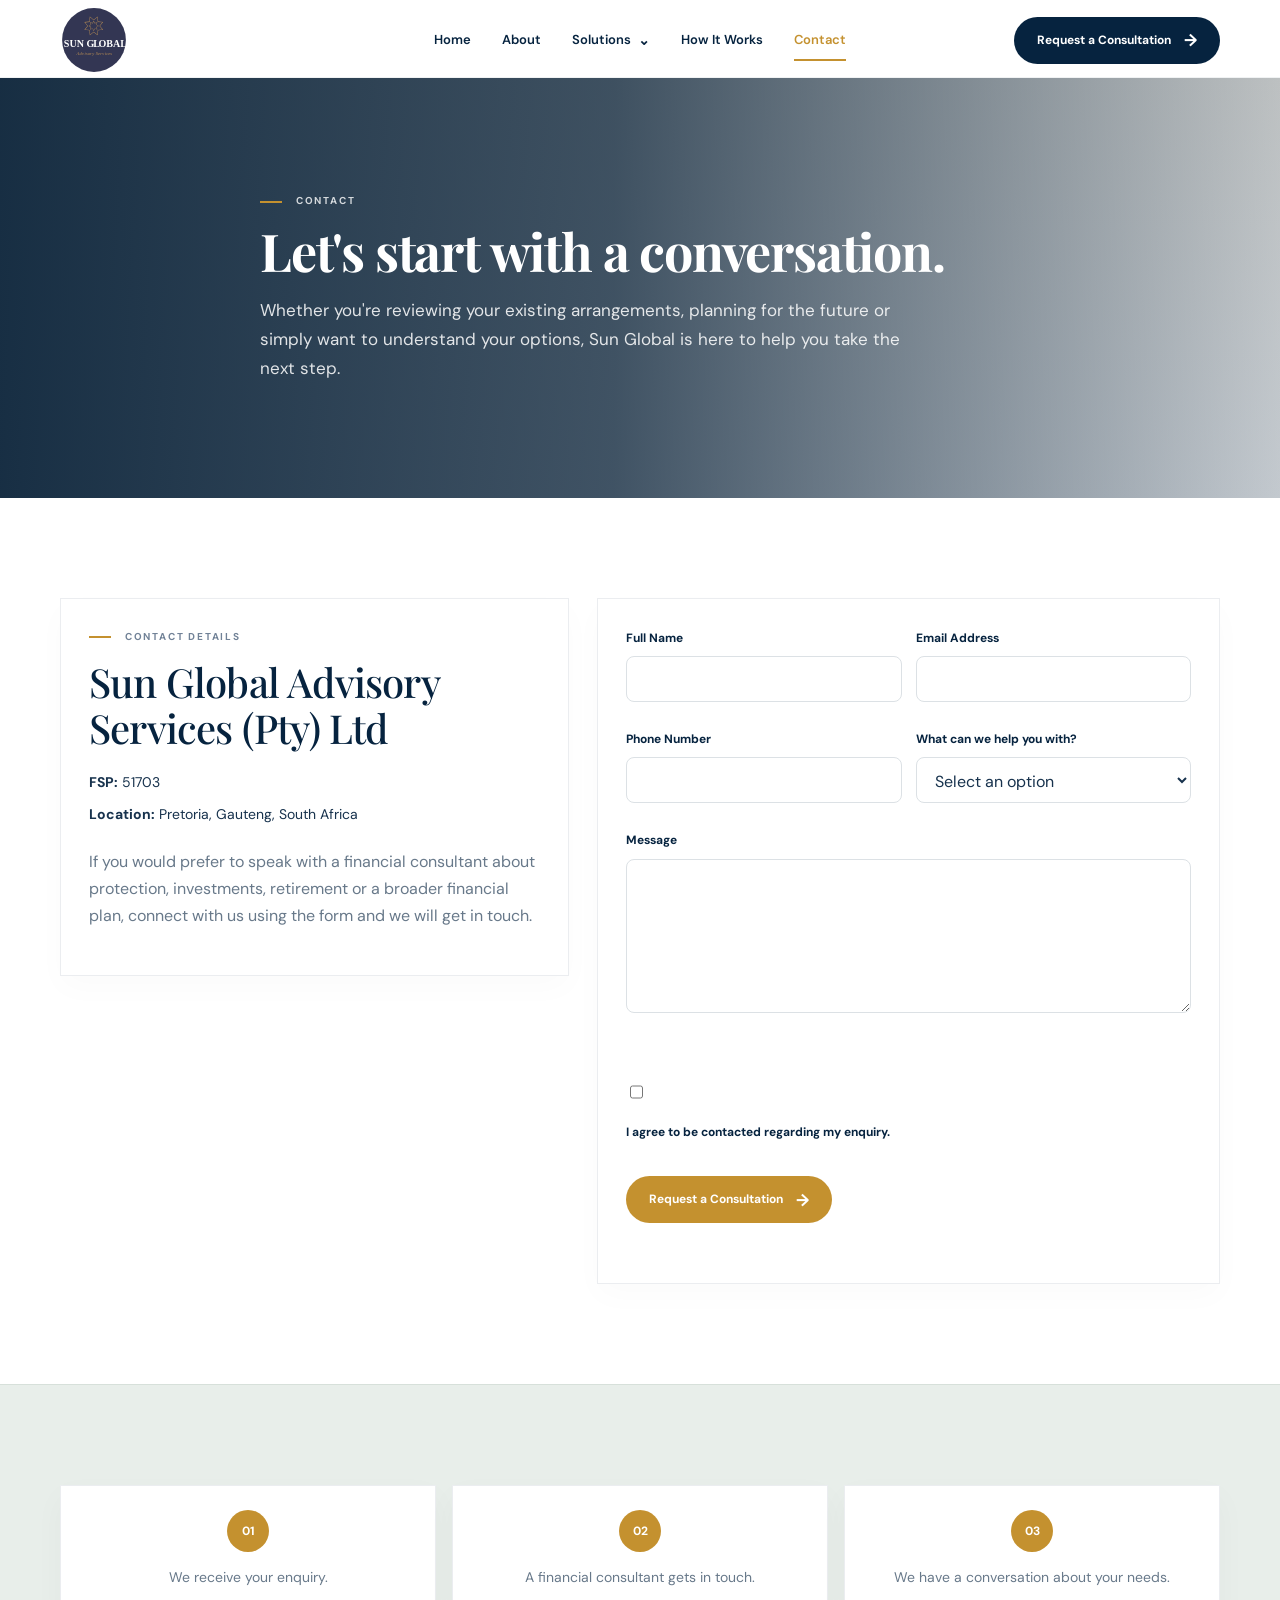
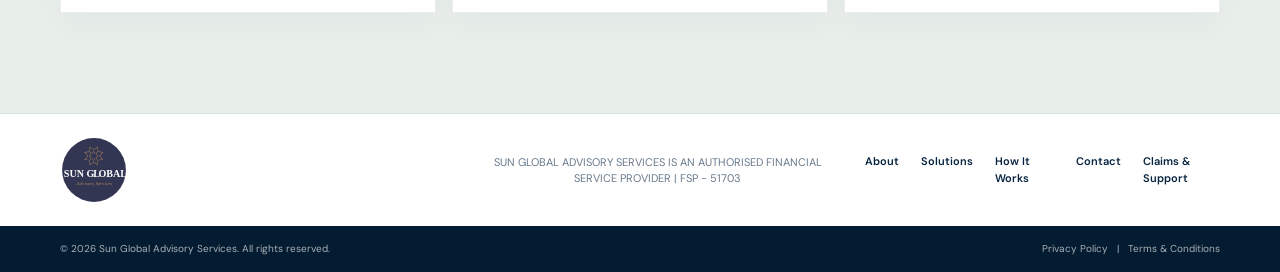
<file: contact.html>
<!doctype html>
<html lang="en-ZA">
<head>
  <meta charset="utf-8">
  <meta name="viewport" content="width=device-width, initial-scale=1">
  <meta name="description" content="Contact Sun Global Advisory Services to discuss protection, investment planning, retirement or your broader financial goals.">
  <title>Contact Sun Global Advisory Services | Financial Advice</title>
  <link rel="preconnect" href="https://fonts.googleapis.com">
  <link rel="preconnect" href="https://fonts.gstatic.com" crossorigin>
  <link href="https://fonts.googleapis.com/css2?family=DM+Sans:wght@400;500;600;700&family=Playfair+Display:wght@500;600&display=swap" rel="stylesheet">
  <link rel="icon" type="image/svg+xml" href="assets/sun-global-advisory-services-logo.svg">
  <link rel="stylesheet" href="styles.css">
  <link rel="canonical" href="https://www.sunglobal.africa/contact.html">
  <meta name="robots" content="index,follow">
  <meta property="og:title" content="Contact Sun Global Advisory Services | Financial Advice">
  <meta property="og:description" content="Contact Sun Global Advisory Services to discuss protection, investment planning, retirement or your broader financial goals.">
  <meta property="og:type" content="website">
  <meta property="og:url" content="https://www.sunglobal.africa/contact.html">
  <meta property="og:image" content="https://www.sunglobal.africa/assets/sun-global-advisory-services-logo.svg">
  <meta property="og:site_name" content="Sun Global Advisory Services">
  <meta name="twitter:card" content="summary_large_image">
  <meta name="twitter:title" content="Contact Sun Global Advisory Services | Financial Advice">
  <meta name="twitter:description" content="Contact Sun Global Advisory Services to discuss protection, investment planning, retirement or your broader financial goals.">
  <meta name="twitter:image" content="https://www.sunglobal.africa/assets/sun-global-advisory-services-logo.svg">
</head>
<body>
  <header class="site-header" id="top">
    <div class="container nav-wrap">
      <a class="brand" href="index.html" aria-label="Sun Global Advisory Services home">
        <img class="brand-mark" src="assets/sun-global-advisory-services-logo.svg" alt="Sun Global Advisory Services">
      </a>

      <button class="menu-toggle" aria-label="Open navigation" aria-expanded="false">
        <span></span><span></span><span></span>
      </button>

      <nav class="main-nav" aria-label="Main navigation">
        <a data-page="index.html" href="index.html">Home</a>
        <a data-page="about.html" href="about.html">About</a>
        <div class="nav-item nav-dropdown">
          <a href="solutions.html" class="dropdown-toggle" data-page="solutions.html">Solutions <span>⌄</span></a>
          <div class="dropdown-panel">
            <div class="dropdown-content">
              <h3>Solutions</h3>
              <a href="solutions/protection.html" class="dropdown-link">
                <strong>Protection</strong>
                <small>Life, funeral, disability and personal insurance</small>
              </a>
              <a href="solutions/investments.html" class="dropdown-link">
                <strong>Investments</strong>
                <small>Onshore, offshore and portfolio planning</small>
              </a>
              <a href="solutions/retirement.html" class="dropdown-link">
                <strong>Retirement</strong>
                <small>Retirement planning and income solutions</small>
              </a>
              <a href="solutions/structured-investments.html" class="dropdown-link">
                <strong>Structured Investments</strong>
                <small>Specialist investment structures</small>
              </a>
            </div>
          </div>
        </div>
        <a data-page="how-it-works.html" href="how-it-works.html">How It Works</a>
        <a data-page="contact.html" class="active" href="contact.html">Contact</a>
      </nav>

      <a class="btn btn-dark nav-cta" href="contact.html">Request a Consultation <span>→</span></a>
    </div>
  </header>

  <main>
    <section class="page-hero subtle-hero hero-contact">
      <div class="container narrow">
        <p class="eyebrow"><span></span> CONTACT</p>
        <h1>Let's start with a conversation.</h1>
        <p class="lead">Whether you're reviewing your existing arrangements, planning for the future or simply want to understand your options, Sun Global is here to help you take the next step.</p>
      </div>
    </section>

    <section class="section">
      <div class="container contact-layout">
        <div class="contact-panel">
          <p class="eyebrow"><span></span> CONTACT DETAILS</p>
          <h2>Sun Global Advisory Services (Pty) Ltd</h2>
          <ul class="detail-list">
            <li><strong>FSP:</strong> 51703</li>
            <li><strong>Location:</strong> Pretoria, Gauteng, South Africa</li>
          </ul>
          <p class="muted-copy">If you would prefer to speak with a financial consultant about protection, investments, retirement or a broader financial plan, connect with us using the form and we will get in touch.</p>
        </div>

        <form class="contact-form form-panel" id="consultationForm">
          <div class="form-row">
            <label>
              <span>Full Name</span>
              <input required name="name" type="text" aria-label="Full name">
            </label>
            <label>
              <span>Email Address</span>
              <input required name="email" type="email" aria-label="Email address">
            </label>
          </div>
          <div class="form-row">
            <label>
              <span>Phone Number</span>
              <input required name="phone" type="tel" aria-label="Phone number">
            </label>
            <label>
              <span>What can we help you with?</span>
              <select name="interest" aria-label="What can we help you with?">
                <option value="">Select an option</option>
                <option>Protection &amp; Insurance</option>
                <option>Investments</option>
                <option>Retirement Planning</option>
                <option>Structured Investments</option>
                <option>Portfolio Review</option>
                <option>General Enquiry</option>
              </select>
            </label>
          </div>
          <label>
            <span>Message</span>
            <textarea name="message" rows="5" aria-label="Message"></textarea>
          </label>
          <label class="checkbox-row">
  <input
    type="checkbox"
    name="consent"
    value="yes"
    required
  >
  <span>I agree to be contacted regarding my enquiry.</span>
</label>
          
          <input type="text" name="website" tabindex="-1" autocomplete="off" aria-hidden="true">
          <button class="btn btn-gold" type="submit">Request a Consultation <span>→</span></button>
          <p class="form-message" role="status"></p>
        </form>
      </div>
    </section>

    <section class="section soft-section">
      <div class="container narrow">
        <div class="mini-steps">
          <div>
            <strong>01</strong>
            <p>We receive your enquiry.</p>
          </div>
          <div>
            <strong>02</strong>
            <p>A financial consultant gets in touch.</p>
          </div>
          <div>
            <strong>03</strong>
            <p>We have a conversation about your needs.</p>
          </div>
        </div>
      </div>
    </section>
  </main>

  <footer class="footer">
    <div class="container footer-top">
      <a class="brand" href="index.html">
        <img class="brand-mark" src="assets/sun-global-advisory-services-logo.svg" alt="Sun Global Advisory Services">
      </a>
      <div class="footer-meta">
        <span>SUN GLOBAL ADVISORY SERVICES IS AN AUTHORISED FINANCIAL SERVICE PROVIDER | FSP - 51703</span>
      </div>
      <div class="footer-links">
        <a href="about.html">About</a>
        <a href="solutions.html">Solutions</a>
        <a href="how-it-works.html">How It Works</a>
        <a href="contact.html">Contact</a>
        <a href="claims.html">Claims & Support</a>
      </div>
    </div>
    <div class="footer-bottom">
      <div class="container">
        <span>© <span id="year"></span> Sun Global Advisory Services. All rights reserved.</span>
        <span><a href="#">Privacy Policy</a> &nbsp; | &nbsp; <a href="#">Terms & Conditions</a></span>
      </div>
    </div>
  </footer>

  <script src="script.js"></script>
</body>
</html>
</file>
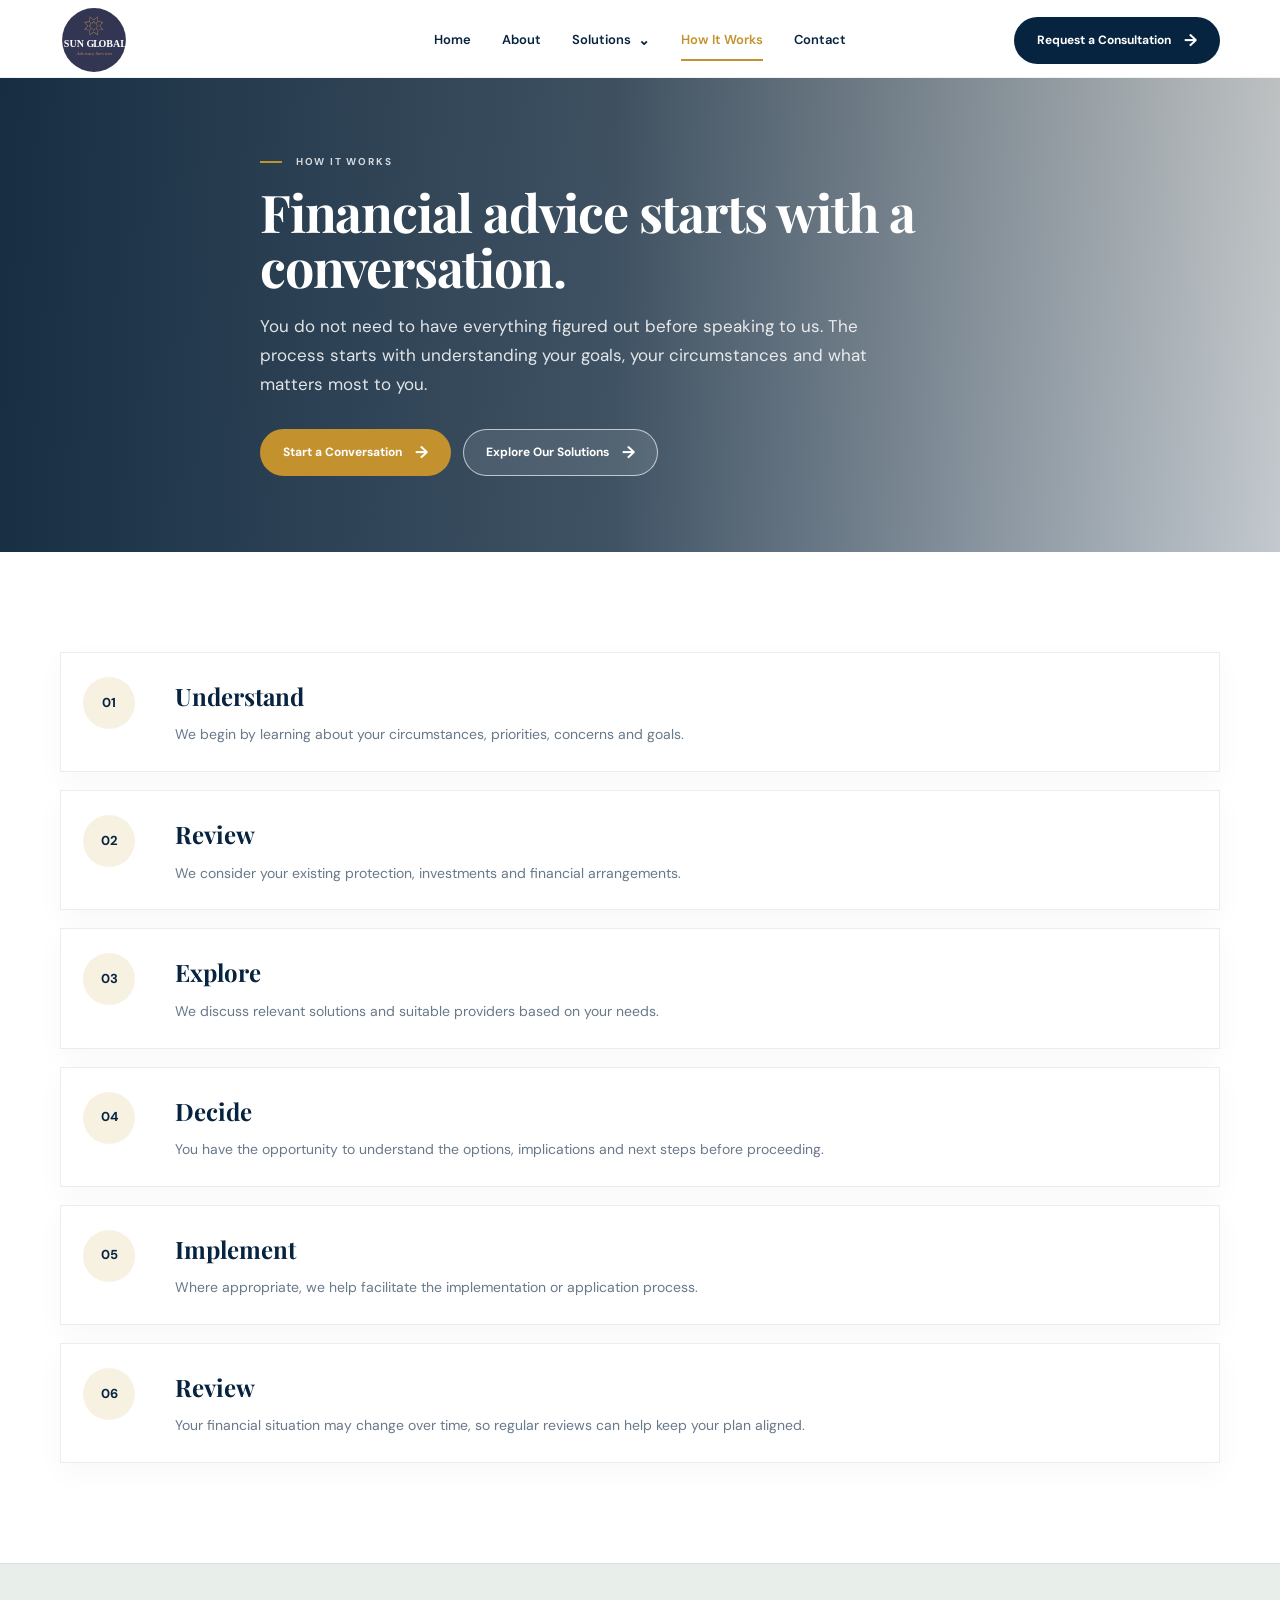
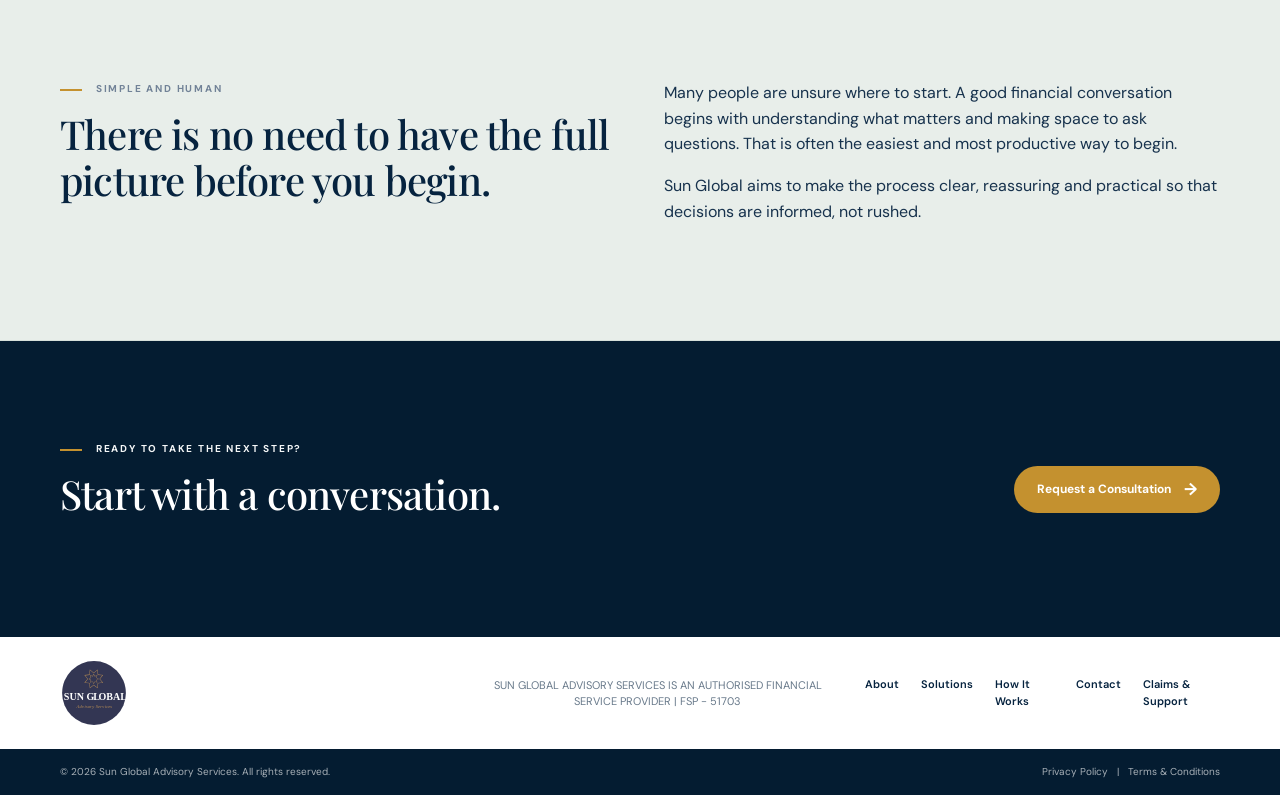
<file: how-it-works.html>
<!doctype html>
<html lang="en-ZA">
<head>
  <meta charset="utf-8">
  <meta name="viewport" content="width=device-width, initial-scale=1">
  <meta name="description" content="See how financial advice works, from understanding your needs through recommendations, implementation and ongoing review.">
  <title>How Financial Advice Works | Sun Global Advisory Services</title>
  <link rel="preconnect" href="https://fonts.googleapis.com">
  <link rel="preconnect" href="https://fonts.gstatic.com" crossorigin>
  <link href="https://fonts.googleapis.com/css2?family=DM+Sans:wght@400;500;600;700&family=Playfair+Display:wght@500;600&display=swap" rel="stylesheet">
  <link rel="icon" type="image/svg+xml" href="assets/sun-global-advisory-services-logo.svg">
  <link rel="stylesheet" href="styles.css">
  <link rel="canonical" href="https://www.sunglobal.africa/how-it-works.html">
  <meta name="robots" content="index,follow">
  <meta property="og:title" content="How Financial Advice Works | Sun Global Advisory Services">
  <meta property="og:description" content="See how financial advice works, from understanding your needs through recommendations, implementation and ongoing review.">
  <meta property="og:type" content="website">
  <meta property="og:url" content="https://www.sunglobal.africa/how-it-works.html">
  <meta property="og:image" content="https://www.sunglobal.africa/assets/sun-global-advisory-services-logo.svg">
  <meta property="og:site_name" content="Sun Global Advisory Services">
  <meta name="twitter:card" content="summary_large_image">
  <meta name="twitter:title" content="How Financial Advice Works | Sun Global Advisory Services">
  <meta name="twitter:description" content="See how financial advice works, from understanding your needs through recommendations, implementation and ongoing review.">
  <meta name="twitter:image" content="https://www.sunglobal.africa/assets/sun-global-advisory-services-logo.svg">
</head>
<body>
  <header class="site-header" id="top">
    <div class="container nav-wrap">
      <a class="brand" href="index.html" aria-label="Sun Global Advisory Services home">
        <img class="brand-mark" src="assets/sun-global-advisory-services-logo.svg" alt="Sun Global Advisory Services">
      </a>

      <button class="menu-toggle" aria-label="Open navigation" aria-expanded="false">
        <span></span><span></span><span></span>
      </button>

      <nav class="main-nav" aria-label="Main navigation">
        <a data-page="index.html" href="index.html">Home</a>
        <a data-page="about.html" href="about.html">About</a>
        <div class="nav-item nav-dropdown">
          <a href="solutions.html" class="dropdown-toggle" data-page="solutions.html">Solutions <span>⌄</span></a>
          <div class="dropdown-panel">
            <div class="dropdown-content">
              <h3>Solutions</h3>
              <a href="solutions/protection.html" class="dropdown-link">
                <strong>Protection</strong>
                <small>Life, funeral, disability and personal insurance</small>
              </a>
              <a href="solutions/investments.html" class="dropdown-link">
                <strong>Investments</strong>
                <small>Onshore, offshore and portfolio planning</small>
              </a>
              <a href="solutions/retirement.html" class="dropdown-link">
                <strong>Retirement</strong>
                <small>Retirement planning and income solutions</small>
              </a>
              <a href="solutions/structured-investments.html" class="dropdown-link">
                <strong>Structured Investments</strong>
                <small>Specialist investment structures</small>
              </a>
            </div>
          </div>
        </div>
        <a data-page="how-it-works.html" class="active" href="how-it-works.html">How It Works</a>
        <a data-page="contact.html" href="contact.html">Contact</a>
      </nav>

      <a class="btn btn-dark nav-cta" href="contact.html">Request a Consultation <span>→</span></a>
    </div>
  </header>

  <main>
    <section class="page-hero subtle-hero hero-how-it-works">
      <div class="container narrow">
        <p class="eyebrow"><span></span> HOW IT WORKS</p>
        <h1>Financial advice starts with a conversation.</h1>
        <p class="lead">You do not need to have everything figured out before speaking to us. The process starts with understanding your goals, your circumstances and what matters most to you.</p>
        <div class="page-actions">
          <a class="btn btn-gold" href="contact.html">Start a Conversation <span>→</span></a>
          <a class="btn btn-light-outline dark" href="solutions.html">Explore Our Solutions <span>→</span></a>
        </div>
      </div>
    </section>

    <section class="section">
      <div class="container">
        <div class="timeline timeline-large">
          <div class="timeline-step"><span>01</span><div><h3>Understand</h3><p>We begin by learning about your circumstances, priorities, concerns and goals.</p></div></div>
          <div class="timeline-step"><span>02</span><div><h3>Review</h3><p>We consider your existing protection, investments and financial arrangements.</p></div></div>
          <div class="timeline-step"><span>03</span><div><h3>Explore</h3><p>We discuss relevant solutions and suitable providers based on your needs.</p></div></div>
          <div class="timeline-step"><span>04</span><div><h3>Decide</h3><p>You have the opportunity to understand the options, implications and next steps before proceeding.</p></div></div>
          <div class="timeline-step"><span>05</span><div><h3>Implement</h3><p>Where appropriate, we help facilitate the implementation or application process.</p></div></div>
          <div class="timeline-step"><span>06</span><div><h3>Review</h3><p>Your financial situation may change over time, so regular reviews can help keep your plan aligned.</p></div></div>
        </div>
      </div>
    </section>

    <section class="section soft-section">
      <div class="container two-column content-block align-center">
        <div>
          <p class="eyebrow"><span></span> SIMPLE AND HUMAN</p>
          <h2>There is no need to have the full picture before you begin.</h2>
        </div>
        <div>
          <p>Many people are unsure where to start. A good financial conversation begins with understanding what matters and making space to ask questions. That is often the easiest and most productive way to begin.</p>
          <p>Sun Global aims to make the process clear, reassuring and practical so that decisions are informed, not rushed.</p>
        </div>
      </div>
    </section>

    <section class="section cta-strip">
      <div class="container cta-strip-content">
        <div>
          <p class="eyebrow light"><span></span> READY TO TAKE THE NEXT STEP?</p>
          <h2>Start with a conversation.</h2>
        </div>
        <a class="btn btn-gold" href="contact.html">Request a Consultation <span>→</span></a>
      </div>
    </section>
  </main>

  <footer class="footer">
    <div class="container footer-top">
      <a class="brand" href="index.html">
        <img class="brand-mark" src="assets/sun-global-advisory-services-logo.svg" alt="Sun Global Advisory Services">
      </a>
      <div class="footer-meta">
        <span>SUN GLOBAL ADVISORY SERVICES IS AN AUTHORISED FINANCIAL SERVICE PROVIDER | FSP - 51703</span>
      </div>
      <div class="footer-links">
        <a href="about.html">About</a>
        <a href="solutions.html">Solutions</a>
        <a href="how-it-works.html">How It Works</a>
        <a href="contact.html">Contact</a>
        <a href="claims.html">Claims & Support</a>
      </div>
    </div>
    <div class="footer-bottom">
      <div class="container">
        <span>© <span id="year"></span> Sun Global Advisory Services. All rights reserved.</span>
        <span><a href="#">Privacy Policy</a> &nbsp; | &nbsp; <a href="#">Terms & Conditions</a></span>
      </div>
    </div>
  </footer>

  <script src="script.js"></script>
</body>
</html>
</file>
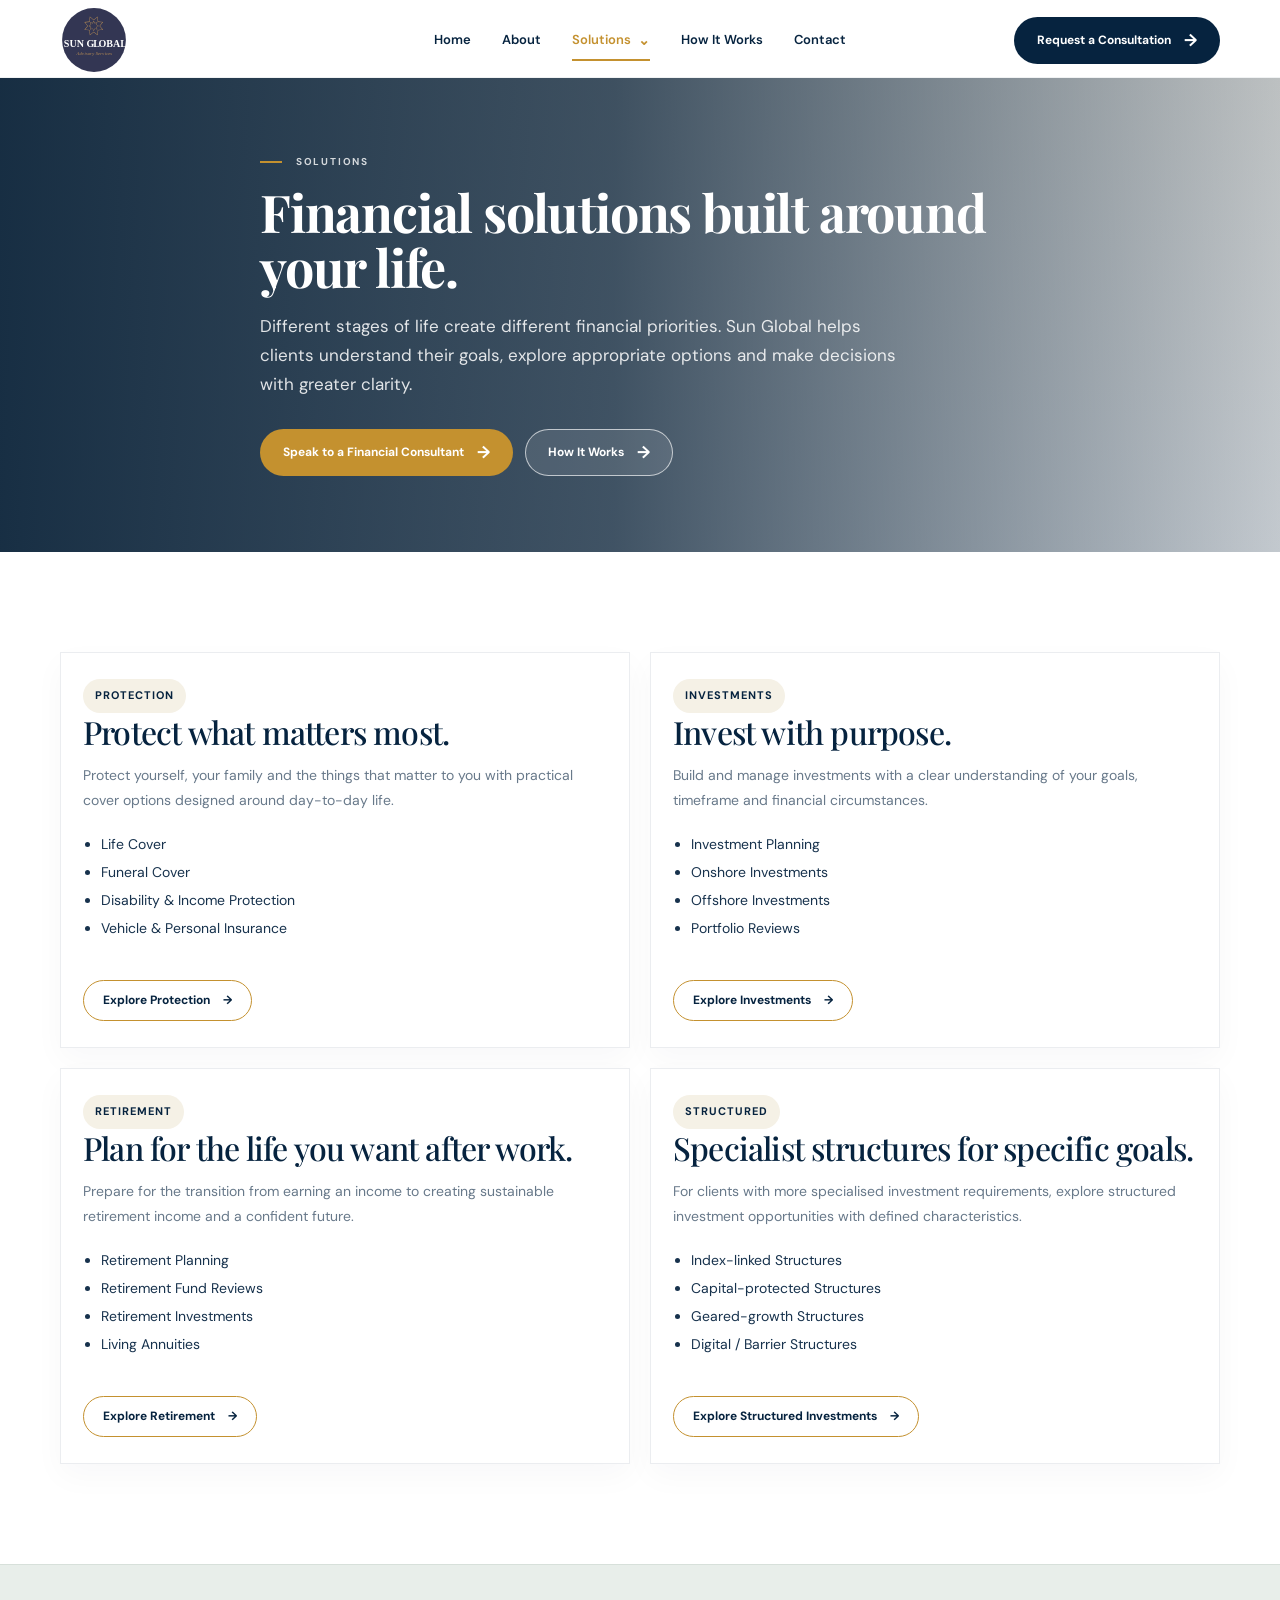
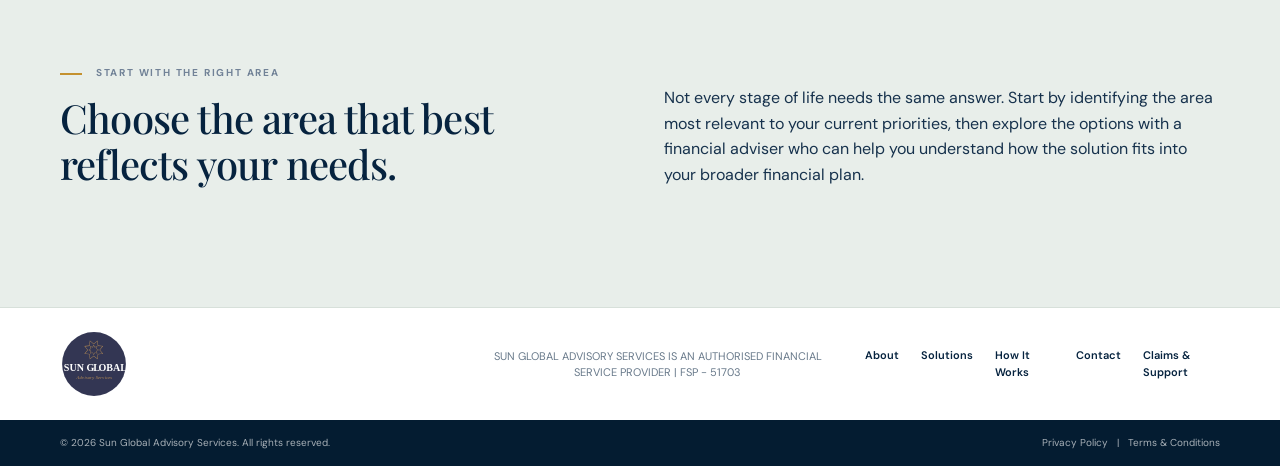
<file: solutions.html>
<!doctype html>
<html lang="en-ZA">
<head>
  <meta charset="utf-8">
  <meta name="viewport" content="width=device-width, initial-scale=1">
  <meta name="description" content="Explore financial solutions and advice across protection, investments, retirement planning and structured investments with Sun Global Advisory Services.">
  <title>Financial Solutions &amp; Advice | Sun Global Advisory Services</title>
  <link rel="preconnect" href="https://fonts.googleapis.com">
  <link rel="preconnect" href="https://fonts.gstatic.com" crossorigin>
  <link href="https://fonts.googleapis.com/css2?family=DM+Sans:wght@400;500;600;700&family=Playfair+Display:wght@500;600&display=swap" rel="stylesheet">
  <link rel="icon" type="image/svg+xml" href="assets/sun-global-advisory-services-logo.svg">
  <link rel="stylesheet" href="styles.css">
  <link rel="canonical" href="https://www.sunglobal.africa/solutions.html">
  <meta name="robots" content="index,follow">
  <meta property="og:title" content="Financial Solutions &amp; Advice | Sun Global Advisory Services">
  <meta property="og:description" content="Explore financial solutions and advice across protection, investments, retirement planning and structured investments with Sun Global Advisory Services.">
  <meta property="og:type" content="website">
  <meta property="og:url" content="https://www.sunglobal.africa/solutions.html">
  <meta property="og:image" content="https://www.sunglobal.africa/assets/sun-global-advisory-services-logo.svg">
  <meta property="og:site_name" content="Sun Global Advisory Services">
  <meta name="twitter:card" content="summary_large_image">
  <meta name="twitter:title" content="Financial Solutions &amp; Advice | Sun Global Advisory Services">
  <meta name="twitter:description" content="Explore financial solutions and advice across protection, investments, retirement planning and structured investments with Sun Global Advisory Services.">
  <meta name="twitter:image" content="https://www.sunglobal.africa/assets/sun-global-advisory-services-logo.svg">
</head>
<body>
  <header class="site-header" id="top">
    <div class="container nav-wrap">
      <a class="brand" href="index.html" aria-label="Sun Global Advisory Services home">
        <img class="brand-mark" src="assets/sun-global-advisory-services-logo.svg" alt="Sun Global Advisory Services">
      </a>

      <button class="menu-toggle" aria-label="Open navigation" aria-expanded="false">
        <span></span><span></span><span></span>
      </button>

      <nav class="main-nav" aria-label="Main navigation">
        <a data-page="index.html" href="index.html">Home</a>
        <a data-page="about.html" href="about.html">About</a>
        <div class="nav-item nav-dropdown">
          <a href="solutions.html" class="dropdown-toggle active" data-page="solutions.html">Solutions <span>⌄</span></a>
          <div class="dropdown-panel">
            <div class="dropdown-content">
              <h3>Solutions</h3>
              <a href="solutions/protection.html" class="dropdown-link">
                <strong>Protection</strong>
                <small>Life, funeral, disability and personal insurance</small>
              </a>
              <a href="solutions/investments.html" class="dropdown-link">
                <strong>Investments</strong>
                <small>Onshore, offshore and portfolio planning</small>
              </a>
              <a href="solutions/retirement.html" class="dropdown-link">
                <strong>Retirement</strong>
                <small>Retirement planning and income solutions</small>
              </a>
              <a href="solutions/structured-investments.html" class="dropdown-link">
                <strong>Structured Investments</strong>
                <small>Specialist investment structures</small>
              </a>
            </div>
          </div>
        </div>
        <a data-page="how-it-works.html" href="how-it-works.html">How It Works</a>
        <a data-page="contact.html" href="contact.html">Contact</a>
      </nav>

      <a class="btn btn-dark nav-cta" href="contact.html">Request a Consultation <span>→</span></a>
    </div>
  </header>

  <main>
    <section class="page-hero subtle-hero hero-solutions">
      <div class="container narrow">
        <p class="eyebrow"><span></span> SOLUTIONS</p>
        <h1>Financial solutions built around your life.</h1>
        <p class="lead">Different stages of life create different financial priorities. Sun Global helps clients understand their goals, explore appropriate options and make decisions with greater clarity.</p>
        <div class="page-actions">
          <a class="btn btn-gold" href="contact.html">Speak to a Financial Consultant <span>→</span></a>
          <a class="btn btn-light-outline dark" href="how-it-works.html">How It Works <span>→</span></a>
        </div>
      </div>
    </section>

    <section class="section">
      <div class="container">
        <div class="solution-overview-grid">
          <article class="solution-feature-card">
            <div class="solution-feature-header">
              <span class="solution-badge">Protection</span>
            </div>
            <h2>Protect what matters most.</h2>
            <p>Protect yourself, your family and the things that matter to you with practical cover options designed around day-to-day life.</p>
            <ul>
              <li>Life Cover</li>
              <li>Funeral Cover</li>
              <li>Disability &amp; Income Protection</li>
              <li>Vehicle &amp; Personal Insurance</li>
            </ul>
            <a class="text-btn" href="solutions/protection.html">Explore Protection <span>→</span></a>
          </article>

          <article class="solution-feature-card">
            <div class="solution-feature-header">
              <span class="solution-badge">Investments</span>
            </div>
            <h2>Invest with purpose.</h2>
            <p>Build and manage investments with a clear understanding of your goals, timeframe and financial circumstances.</p>
            <ul>
              <li>Investment Planning</li>
              <li>Onshore Investments</li>
              <li>Offshore Investments</li>
              <li>Portfolio Reviews</li>
            </ul>
            <a class="text-btn" href="solutions/investments.html">Explore Investments <span>→</span></a>
          </article>

          <article class="solution-feature-card">
            <div class="solution-feature-header">
              <span class="solution-badge">Retirement</span>
            </div>
            <h2>Plan for the life you want after work.</h2>
            <p>Prepare for the transition from earning an income to creating sustainable retirement income and a confident future.</p>
            <ul>
              <li>Retirement Planning</li>
              <li>Retirement Fund Reviews</li>
              <li>Retirement Investments</li>
              <li>Living Annuities</li>
            </ul>
            <a class="text-btn" href="solutions/retirement.html">Explore Retirement <span>→</span></a>
          </article>

          <article class="solution-feature-card">
            <div class="solution-feature-header">
              <span class="solution-badge">Structured</span>
            </div>
            <h2>Specialist structures for specific goals.</h2>
            <p>For clients with more specialised investment requirements, explore structured investment opportunities with defined characteristics.</p>
            <ul>
              <li>Index-linked Structures</li>
              <li>Capital-protected Structures</li>
              <li>Geared-growth Structures</li>
              <li>Digital / Barrier Structures</li>
            </ul>
            <a class="text-btn" href="solutions/structured-investments.html">Explore Structured Investments <span>→</span></a>
          </article>
        </div>
      </div>
    </section>

    <section class="section soft-section">
      <div class="container two-column content-block align-center">
        <div>
          <p class="eyebrow"><span></span> START WITH THE RIGHT AREA</p>
          <h2>Choose the area that best reflects your needs.</h2>
        </div>
        <div>
          <p>Not every stage of life needs the same answer. Start by identifying the area most relevant to your current priorities, then explore the options with a financial adviser who can help you understand how the solution fits into your broader financial plan.</p>
        </div>
      </div>
    </section>
  </main>

  <footer class="footer">
    <div class="container footer-top">
      <a class="brand" href="index.html">
        <img class="brand-mark" src="assets/sun-global-advisory-services-logo.svg" alt="Sun Global Advisory Services">
      </a>
      <div class="footer-meta">
        <span>SUN GLOBAL ADVISORY SERVICES IS AN AUTHORISED FINANCIAL SERVICE PROVIDER | FSP - 51703</span>
      </div>
      <div class="footer-links">
        <a href="about.html">About</a>
        <a href="solutions.html">Solutions</a>
        <a href="how-it-works.html">How It Works</a>
        <a href="contact.html">Contact</a>
        <a href="claims.html">Claims & Support</a>
      </div>
    </div>
    <div class="footer-bottom">
      <div class="container">
        <span>© <span id="year"></span> Sun Global Advisory Services. All rights reserved.</span>
        <span><a href="#">Privacy Policy</a> &nbsp; | &nbsp; <a href="#">Terms & Conditions</a></span>
      </div>
    </div>
  </footer>

  <script src="script.js"></script>
</body>
</html>
</file>
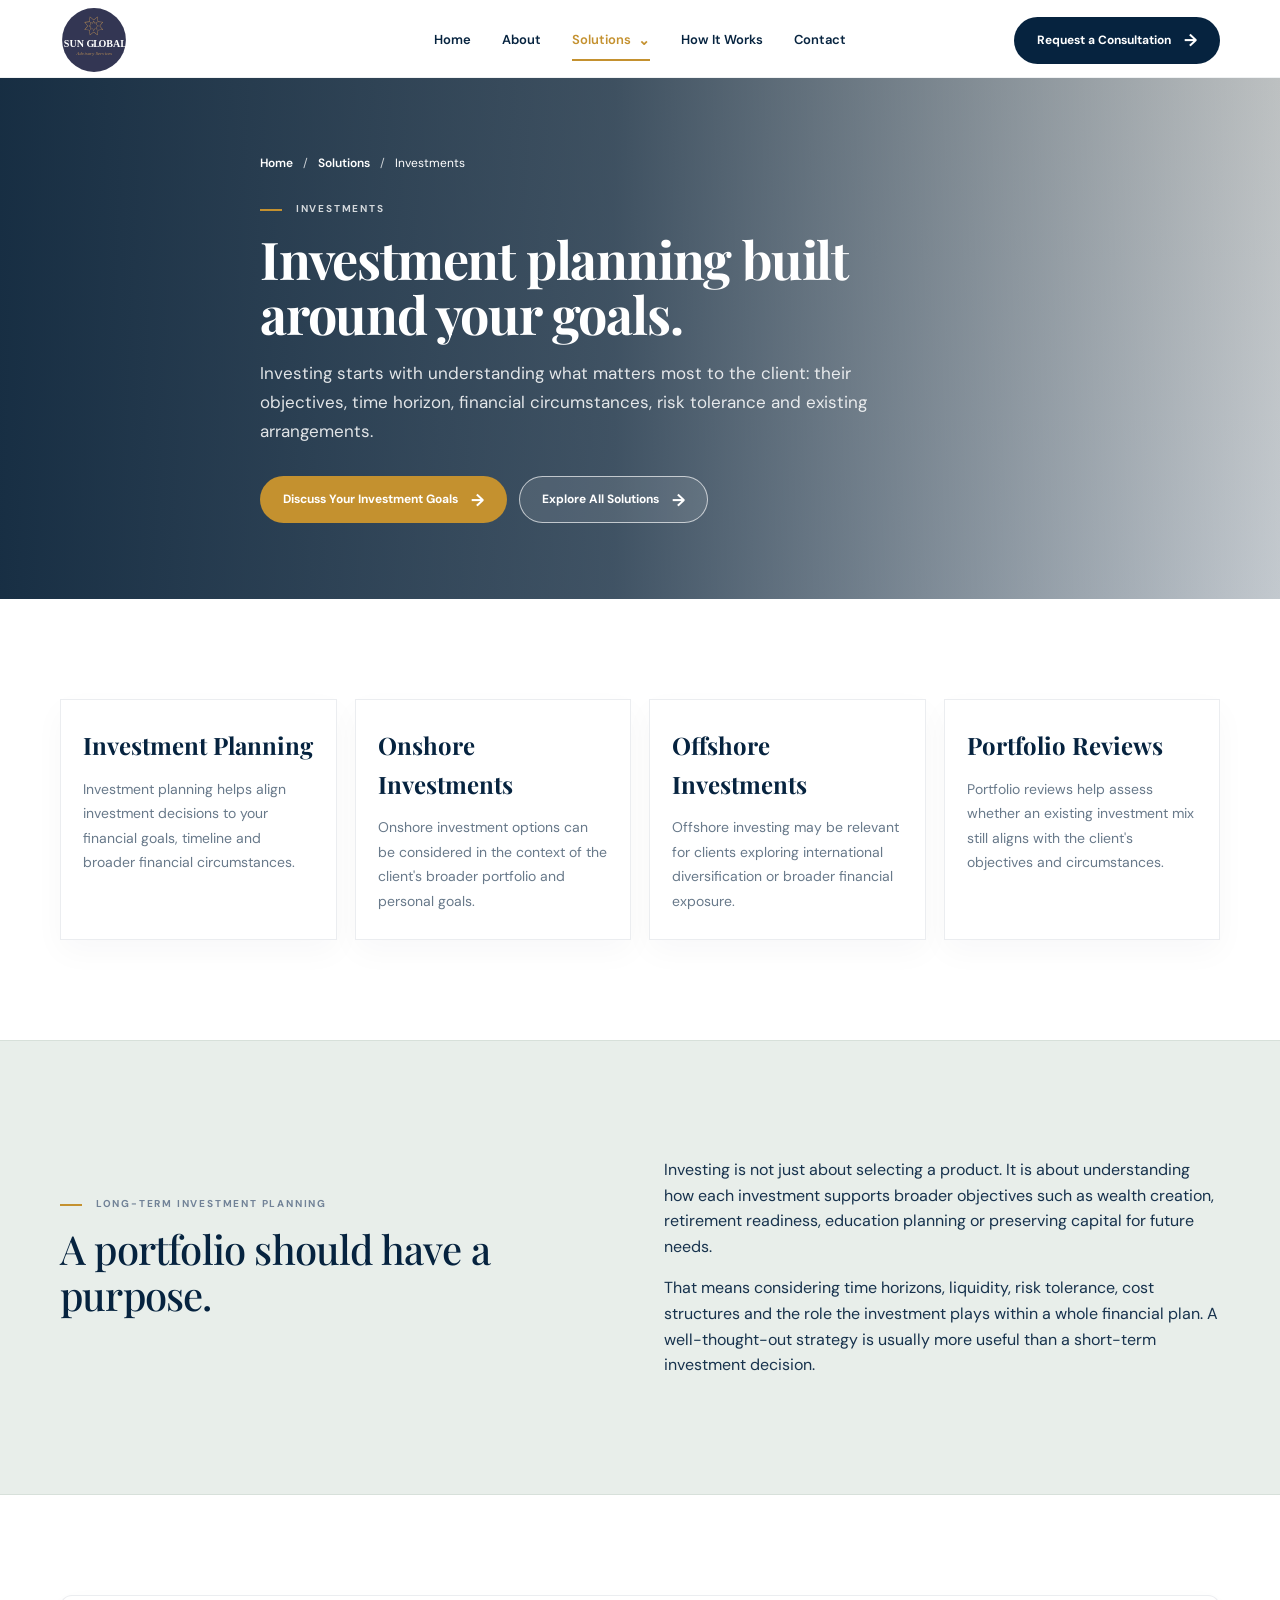
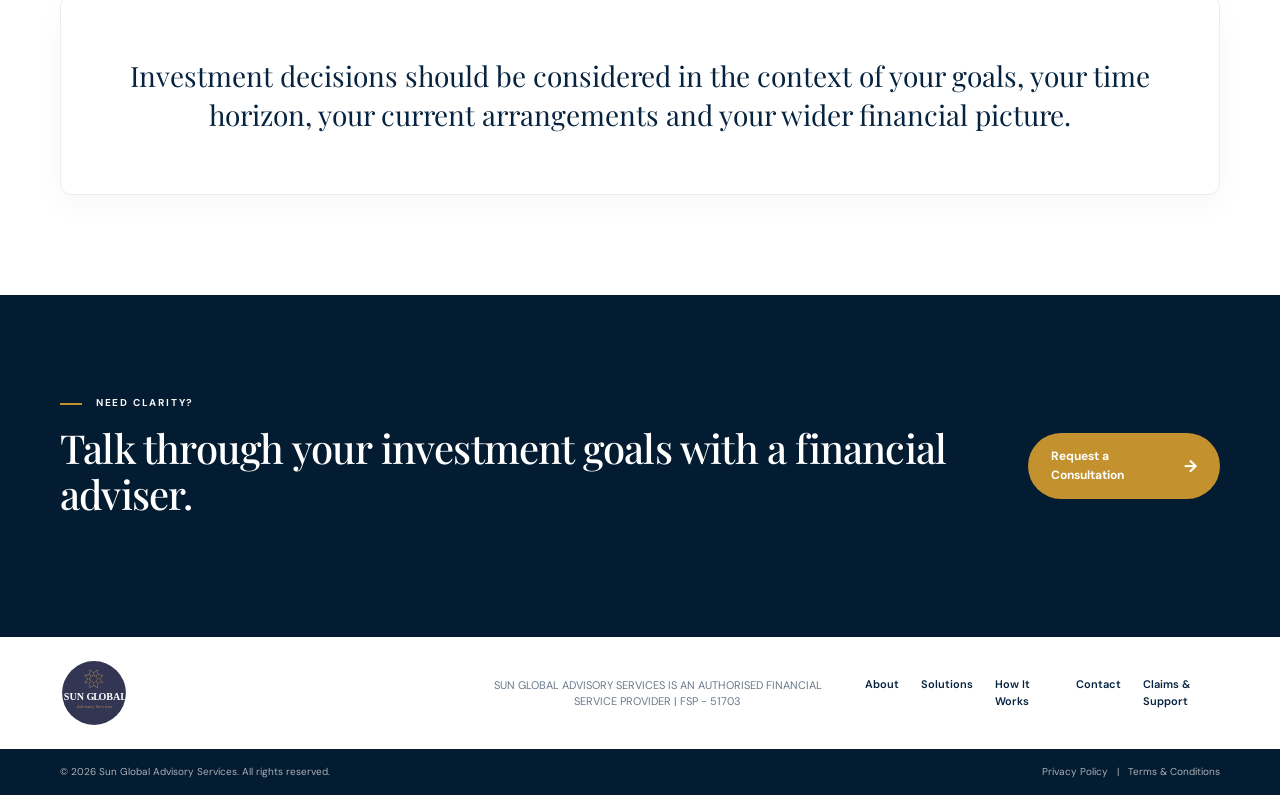
<file: solutions/investments.html>
<!doctype html>
<html lang="en-ZA">
<head>
  <meta charset="utf-8">
  <meta name="viewport" content="width=device-width, initial-scale=1">
  <meta name="description" content="Get investment planning, portfolio review and onshore or offshore investment advice shaped around your goals and circumstances.">
  <title>Investment Planning &amp; Portfolio Advice | Sun Global Advisory Services</title>
  <link rel="preconnect" href="https://fonts.googleapis.com">
  <link rel="preconnect" href="https://fonts.gstatic.com" crossorigin>
  <link href="https://fonts.googleapis.com/css2?family=DM+Sans:wght@400;500;600;700&family=Playfair+Display:wght@500;600&display=swap" rel="stylesheet">
  <link rel="icon" type="image/svg+xml" href="../assets/sun-global-advisory-services-logo.svg">
  <link rel="stylesheet" href="../styles.css">
  <link rel="canonical" href="https://www.sunglobal.africa/solutions/investments.html">
  <meta name="robots" content="index,follow">
  <meta property="og:title" content="Investment Planning &amp; Portfolio Advice | Sun Global Advisory Services">
  <meta property="og:description" content="Get investment planning, portfolio review and onshore or offshore investment advice shaped around your goals and circumstances.">
  <meta property="og:type" content="website">
  <meta property="og:url" content="https://www.sunglobal.africa/solutions/investments.html">
  <meta property="og:image" content="https://www.sunglobal.africa/assets/sun-global-advisory-services-logo.svg">
  <meta property="og:site_name" content="Sun Global Advisory Services">
  <meta name="twitter:card" content="summary_large_image">
  <meta name="twitter:title" content="Investment Planning &amp; Portfolio Advice | Sun Global Advisory Services">
  <meta name="twitter:description" content="Get investment planning, portfolio review and onshore or offshore investment advice shaped around your goals and circumstances.">
  <meta name="twitter:image" content="https://www.sunglobal.africa/assets/sun-global-advisory-services-logo.svg">
  <script type="application/ld+json">
  {"@context":"https://schema.org","@type":"BreadcrumbList","itemListElement":[{"@type":"ListItem","position":1,"name":"Home","item":"https://www.sunglobal.africa/"},{"@type":"ListItem","position":2,"name":"Solutions","item":"https://www.sunglobal.africa/solutions.html"},{"@type":"ListItem","position":3,"name":"Investments","item":"https://www.sunglobal.africa/solutions/investments.html"}]}
  </script>
</head>
<body>
  <header class="site-header" id="top">
    <div class="container nav-wrap">
      <a class="brand" href="../index.html" aria-label="Sun Global Advisory Services home">
        <img class="brand-mark" src="../assets/sun-global-advisory-services-logo.svg" alt="Sun Global Advisory Services">
      </a>

      <button class="menu-toggle" aria-label="Open navigation" aria-expanded="false">
        <span></span><span></span><span></span>
      </button>

      <nav class="main-nav" aria-label="Main navigation">
        <a data-page="index.html" href="../index.html">Home</a>
        <a data-page="about.html" href="../about.html">About</a>
        <div class="nav-item nav-dropdown">
          <a href="../solutions.html" class="dropdown-toggle active" data-page="solutions.html">Solutions <span>⌄</span></a>
          <div class="dropdown-panel">
            <div class="dropdown-content">
              <h3>Solutions</h3>
              <a href="protection.html" class="dropdown-link">
                <strong>Protection</strong>
                <small>Life, funeral, disability and personal insurance</small>
              </a>
              <a href="investments.html" class="dropdown-link">
                <strong>Investments</strong>
                <small>Onshore, offshore and portfolio planning</small>
              </a>
              <a href="retirement.html" class="dropdown-link">
                <strong>Retirement</strong>
                <small>Retirement planning and income solutions</small>
              </a>
              <a href="structured-investments.html" class="dropdown-link">
                <strong>Structured Investments</strong>
                <small>Specialist investment structures</small>
              </a>
            </div>
          </div>
        </div>
        <a data-page="how-it-works.html" href="../how-it-works.html">How It Works</a>
        <a data-page="contact.html" href="../contact.html">Contact</a>
      </nav>

      <a class="btn btn-dark nav-cta" href="../contact.html">Request a Consultation <span>→</span></a>
    </div>
  </header>

  <main>
    <section class="page-hero subtle-hero hero-investments">
      <div class="container narrow">
        <nav class="breadcrumbs" aria-label="Breadcrumb">
          <a href="../index.html">Home</a>
          <span>/</span>
          <a href="../solutions.html">Solutions</a>
          <span>/</span>
          <span>Investments</span>
        </nav>
        <p class="eyebrow"><span></span> INVESTMENTS</p>
        <h1>Investment planning built around your goals.</h1>
        <p class="lead">Investing starts with understanding what matters most to the client: their objectives, time horizon, financial circumstances, risk tolerance and existing arrangements.</p>
        <div class="page-actions">
          <a class="btn btn-gold" href="../contact.html">Discuss Your Investment Goals <span>→</span></a>
          <a class="btn btn-light-outline dark" href="../solutions.html">Explore All Solutions <span>→</span></a>
        </div>
      </div>
    </section>

    <section class="section">
      <div class="container">
        <div class="content-grid four-up">
          <article class="info-card">
            <h3>Investment Planning</h3>
            <p>Investment planning helps align investment decisions to your financial goals, timeline and broader financial circumstances.</p>
          </article>
          <article class="info-card">
            <h3>Onshore Investments</h3>
            <p>Onshore investment options can be considered in the context of the client's broader portfolio and personal goals.</p>
          </article>
          <article class="info-card">
            <h3>Offshore Investments</h3>
            <p>Offshore investing may be relevant for clients exploring international diversification or broader financial exposure.</p>
          </article>
          <article class="info-card">
            <h3>Portfolio Reviews</h3>
            <p>Portfolio reviews help assess whether an existing investment mix still aligns with the client's objectives and circumstances.</p>
          </article>
        </div>
      </div>
    </section>

    <section class="section soft-section">
      <div class="container two-column content-block align-center">
        <div>
          <p class="eyebrow"><span></span> LONG-TERM INVESTMENT PLANNING</p>
          <h2>A portfolio should have a purpose.</h2>
        </div>
        <div>
          <p>Investing is not just about selecting a product. It is about understanding how each investment supports broader objectives such as wealth creation, retirement readiness, education planning or preserving capital for future needs.</p>
          <p>That means considering time horizons, liquidity, risk tolerance, cost structures and the role the investment plays within a whole financial plan. A well-thought-out strategy is usually more useful than a short-term investment decision.</p>
        </div>
      </div>
    </section>

    <section class="section">
      <div class="container">
        <div class="quote-panel">
          <p>Investment decisions should be considered in the context of your goals, your time horizon, your current arrangements and your wider financial picture.</p>
        </div>
      </div>
    </section>

    <section class="section cta-strip">
      <div class="container cta-strip-content">
        <div>
          <p class="eyebrow light"><span></span> NEED CLARITY?</p>
          <h2>Talk through your investment goals with a financial adviser.</h2>
        </div>
        <a class="btn btn-gold" href="../contact.html">Request a Consultation <span>→</span></a>
      </div>
    </section>
  </main>

  <footer class="footer">
    <div class="container footer-top">
      <a class="brand" href="../index.html">
        <img class="brand-mark" src="../assets/sun-global-advisory-services-logo.svg" alt="Sun Global Advisory Services">
      </a>
      <div class="footer-meta">
        <span>SUN GLOBAL ADVISORY SERVICES IS AN AUTHORISED FINANCIAL SERVICE PROVIDER | FSP - 51703</span>
      </div>
      <div class="footer-links">
        <a href="../about.html">About</a>
        <a href="../solutions.html">Solutions</a>
        <a href="../how-it-works.html">How It Works</a>
        <a href="../contact.html">Contact</a>
        <a href="../claims.html">Claims & Support</a>
      </div>
    </div>
    <div class="footer-bottom">
      <div class="container">
        <span>© <span id="year"></span> Sun Global Advisory Services. All rights reserved.</span>
        <span><a href="#">Privacy Policy</a> &nbsp; | &nbsp; <a href="#">Terms & Conditions</a></span>
      </div>
    </div>
  </footer>

  <script src="../script.js"></script>
</body>
</html>
</file>
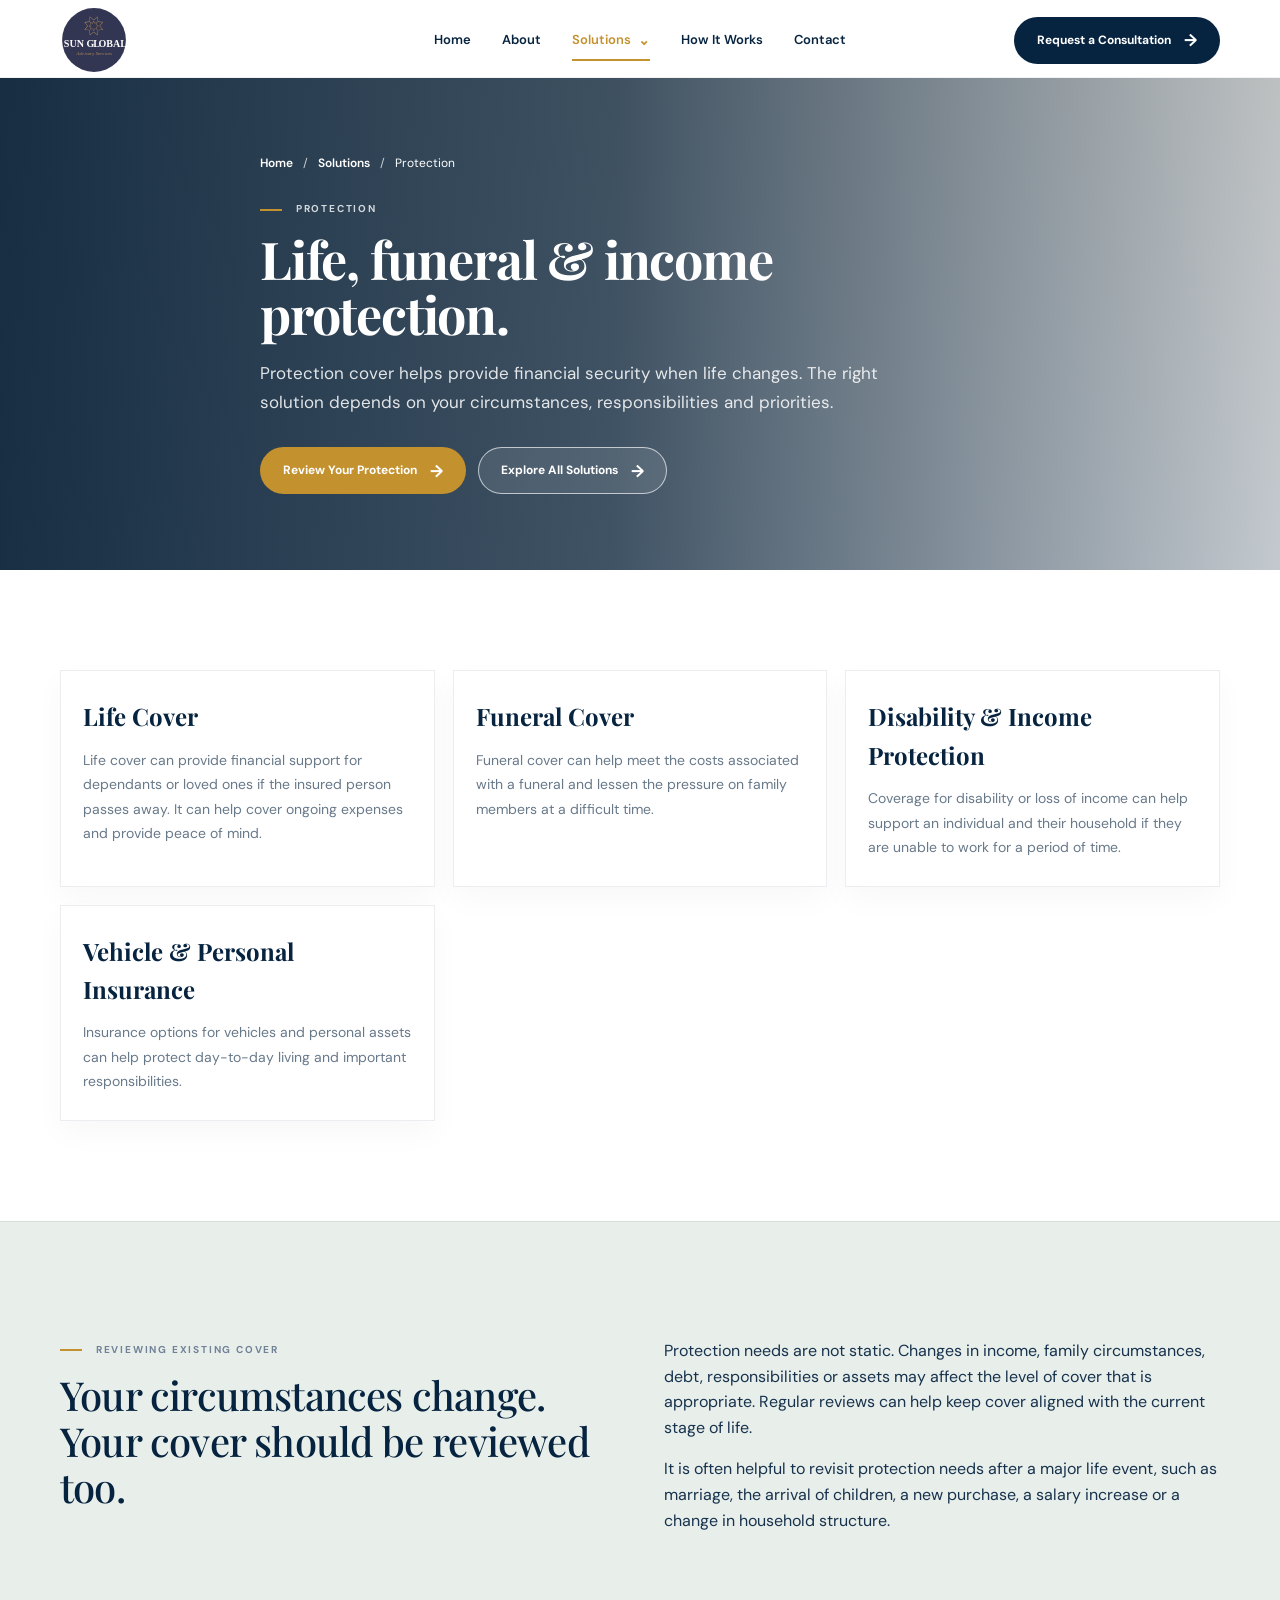
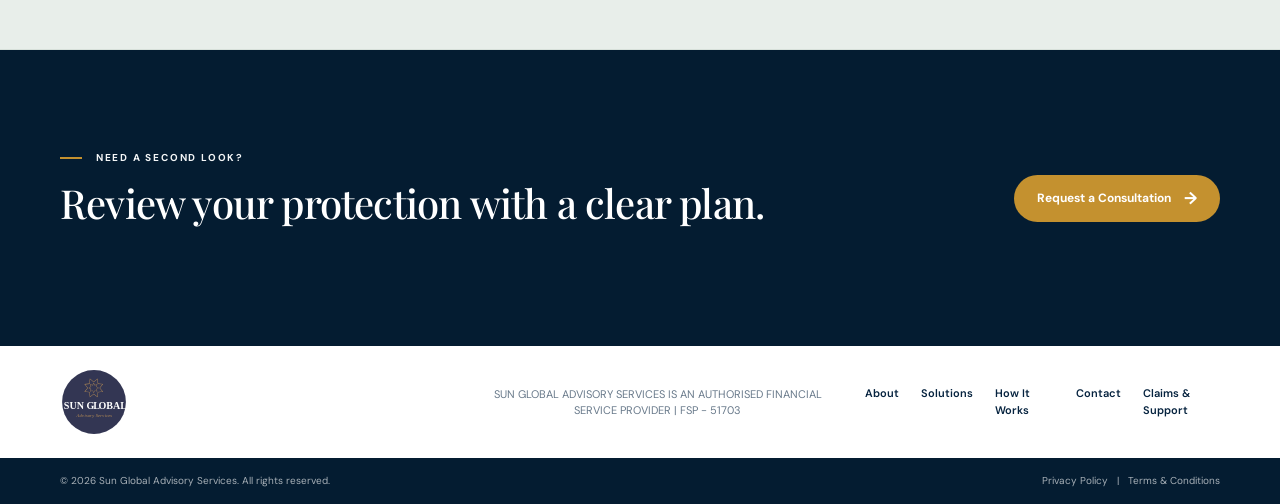
<file: solutions/protection.html>
<!doctype html>
<html lang="en-ZA">
<head>
  <meta charset="utf-8">
  <meta name="viewport" content="width=device-width, initial-scale=1">
  <meta name="description" content="Explore life cover, funeral cover, income protection and disability protection with practical guidance from Sun Global Advisory Services.">
  <title>Life, Funeral &amp; Income Protection | Sun Global Advisory Services</title>
  <link rel="preconnect" href="https://fonts.googleapis.com">
  <link rel="preconnect" href="https://fonts.gstatic.com" crossorigin>
  <link href="https://fonts.googleapis.com/css2?family=DM+Sans:wght@400;500;600;700&family=Playfair+Display:wght@500;600&display=swap" rel="stylesheet">
  <link rel="icon" type="image/svg+xml" href="../assets/sun-global-advisory-services-logo.svg">
  <link rel="stylesheet" href="../styles.css">
  <link rel="canonical" href="https://www.sunglobal.africa/solutions/protection.html">
  <meta name="robots" content="index,follow">
  <meta property="og:title" content="Life, Funeral &amp; Income Protection | Sun Global Advisory Services">
  <meta property="og:description" content="Explore life cover, funeral cover, income protection and disability protection with practical guidance from Sun Global Advisory Services.">
  <meta property="og:type" content="website">
  <meta property="og:url" content="https://www.sunglobal.africa/solutions/protection.html">
  <meta property="og:image" content="https://www.sunglobal.africa/assets/sun-global-advisory-services-logo.svg">
  <meta property="og:site_name" content="Sun Global Advisory Services">
  <meta name="twitter:card" content="summary_large_image">
  <meta name="twitter:title" content="Life, Funeral &amp; Income Protection | Sun Global Advisory Services">
  <meta name="twitter:description" content="Explore life cover, funeral cover, income protection and disability protection with practical guidance from Sun Global Advisory Services.">
  <meta name="twitter:image" content="https://www.sunglobal.africa/assets/sun-global-advisory-services-logo.svg">
  <script type="application/ld+json">
  {"@context":"https://schema.org","@type":"BreadcrumbList","itemListElement":[{"@type":"ListItem","position":1,"name":"Home","item":"https://www.sunglobal.africa/"},{"@type":"ListItem","position":2,"name":"Solutions","item":"https://www.sunglobal.africa/solutions.html"},{"@type":"ListItem","position":3,"name":"Protection","item":"https://www.sunglobal.africa/solutions/protection.html"}]}
  </script>
</head>
<body>
  <header class="site-header" id="top">
    <div class="container nav-wrap">
      <a class="brand" href="../index.html" aria-label="Sun Global Advisory Services home">
        <img class="brand-mark" src="../assets/sun-global-advisory-services-logo.svg" alt="Sun Global Advisory Services">
      </a>

      <button class="menu-toggle" aria-label="Open navigation" aria-expanded="false">
        <span></span><span></span><span></span>
      </button>

      <nav class="main-nav" aria-label="Main navigation">
        <a data-page="index.html" href="../index.html">Home</a>
        <a data-page="about.html" href="../about.html">About</a>
        <div class="nav-item nav-dropdown">
          <a href="../solutions.html" class="dropdown-toggle active" data-page="solutions.html">Solutions <span>⌄</span></a>
          <div class="dropdown-panel">
            <div class="dropdown-content">
              <h3>Solutions</h3>
              <a href="protection.html" class="dropdown-link">
                <strong>Protection</strong>
                <small>Life, funeral, disability and personal insurance</small>
              </a>
              <a href="investments.html" class="dropdown-link">
                <strong>Investments</strong>
                <small>Onshore, offshore and portfolio planning</small>
              </a>
              <a href="retirement.html" class="dropdown-link">
                <strong>Retirement</strong>
                <small>Retirement planning and income solutions</small>
              </a>
              <a href="structured-investments.html" class="dropdown-link">
                <strong>Structured Investments</strong>
                <small>Specialist investment structures</small>
              </a>
            </div>
          </div>
        </div>
        <a data-page="how-it-works.html" href="../how-it-works.html">How It Works</a>
        <a data-page="contact.html" href="../contact.html">Contact</a>
      </nav>

      <a class="btn btn-dark nav-cta" href="../contact.html">Request a Consultation <span>→</span></a>
    </div>
  </header>

  <main>
    <section class="page-hero subtle-hero hero-protection">
      <div class="container narrow">
        <nav class="breadcrumbs" aria-label="Breadcrumb">
          <a href="../index.html">Home</a>
          <span>/</span>
          <a href="../solutions.html">Solutions</a>
          <span>/</span>
          <span>Protection</span>
        </nav>
        <p class="eyebrow"><span></span> PROTECTION</p>
        <h1>Life, funeral &amp; income protection.</h1>
        <p class="lead">Protection cover helps provide financial security when life changes. The right solution depends on your circumstances, responsibilities and priorities.</p>
        <div class="page-actions">
          <a class="btn btn-gold" href="../contact.html">Review Your Protection <span>→</span></a>
          <a class="btn btn-light-outline dark" href="../solutions.html">Explore All Solutions <span>→</span></a>
        </div>
      </div>
    </section>

    <section class="section">
      <div class="container">
        <div class="content-grid three-up">
          <article class="info-card">
            <h3>Life Cover</h3>
            <p>Life cover can provide financial support for dependants or loved ones if the insured person passes away. It can help cover ongoing expenses and provide peace of mind.</p>
          </article>
          <article class="info-card">
            <h3>Funeral Cover</h3>
            <p>Funeral cover can help meet the costs associated with a funeral and lessen the pressure on family members at a difficult time.</p>
          </article>
          <article class="info-card">
            <h3>Disability &amp; Income Protection</h3>
            <p>Coverage for disability or loss of income can help support an individual and their household if they are unable to work for a period of time.</p>
          </article>
          <article class="info-card">
            <h3>Vehicle &amp; Personal Insurance</h3>
            <p>Insurance options for vehicles and personal assets can help protect day-to-day living and important responsibilities.</p>
          </article>
        </div>
      </div>
    </section>

    <section class="section soft-section">
      <div class="container two-column content-block align-center">
        <div>
          <p class="eyebrow"><span></span> REVIEWING EXISTING COVER</p>
          <h2>Your circumstances change. Your cover should be reviewed too.</h2>
        </div>
        <div>
          <p>Protection needs are not static. Changes in income, family circumstances, debt, responsibilities or assets may affect the level of cover that is appropriate. Regular reviews can help keep cover aligned with the current stage of life.</p>
          <p>It is often helpful to revisit protection needs after a major life event, such as marriage, the arrival of children, a new purchase, a salary increase or a change in household structure.</p>
        </div>
      </div>
    </section>

    <section class="section cta-strip">
      <div class="container cta-strip-content">
        <div>
          <p class="eyebrow light"><span></span> NEED A SECOND LOOK?</p>
          <h2>Review your protection with a clear plan.</h2>
        </div>
        <a class="btn btn-gold" href="../contact.html">Request a Consultation <span>→</span></a>
      </div>
    </section>
  </main>

  <footer class="footer">
    <div class="container footer-top">
      <a class="brand" href="../index.html">
        <img class="brand-mark" src="../assets/sun-global-advisory-services-logo.svg" alt="Sun Global Advisory Services">
      </a>
      <div class="footer-meta">
        <span>SUN GLOBAL ADVISORY SERVICES IS AN AUTHORISED FINANCIAL SERVICE PROVIDER | FSP - 51703</span>
      </div>
      <div class="footer-links">
        <a href="../about.html">About</a>
        <a href="../solutions.html">Solutions</a>
        <a href="../how-it-works.html">How It Works</a>
        <a href="../contact.html">Contact</a>
        <a href="../claims.html">Claims & Support</a>
      </div>
    </div>
    <div class="footer-bottom">
      <div class="container">
        <span>© <span id="year"></span> Sun Global Advisory Services. All rights reserved.</span>
        <span><a href="#">Privacy Policy</a> &nbsp; | &nbsp; <a href="#">Terms & Conditions</a></span>
      </div>
    </div>
  </footer>

  <script src="../script.js"></script>
</body>
</html>
</file>
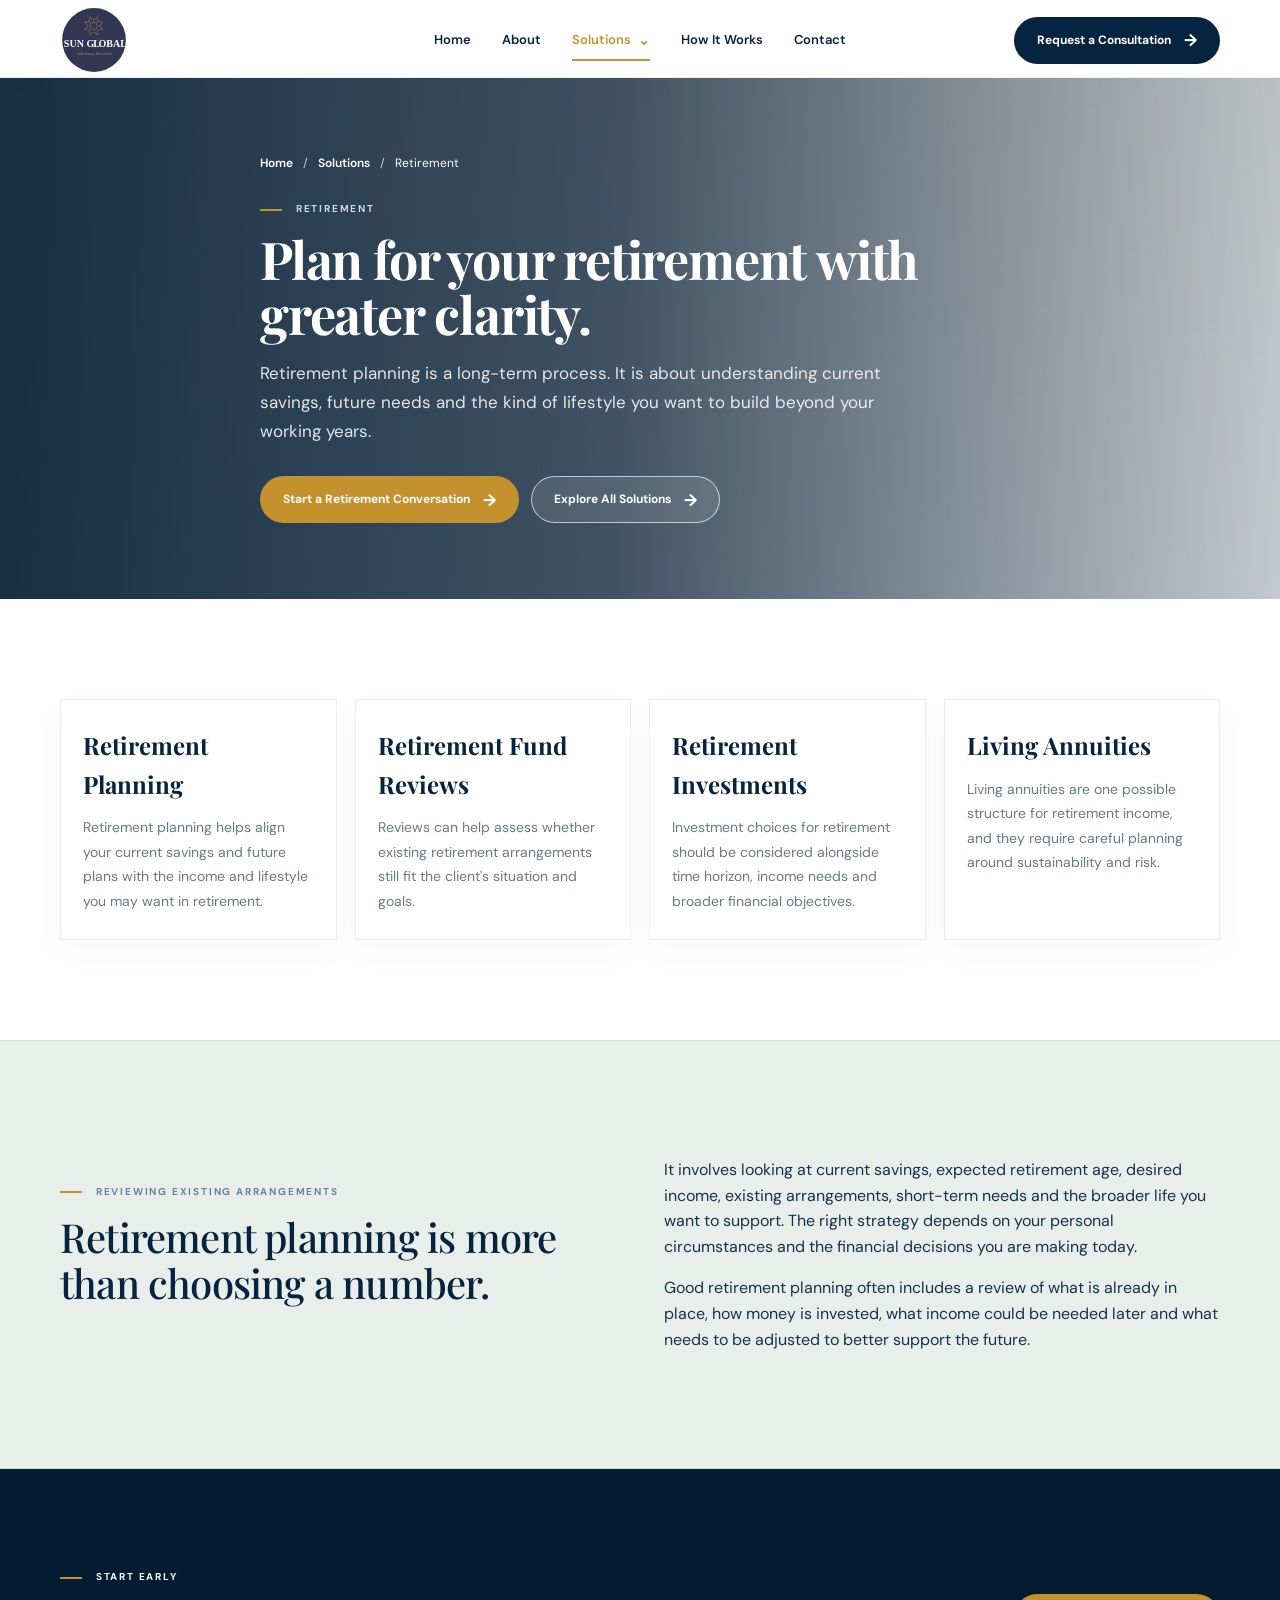
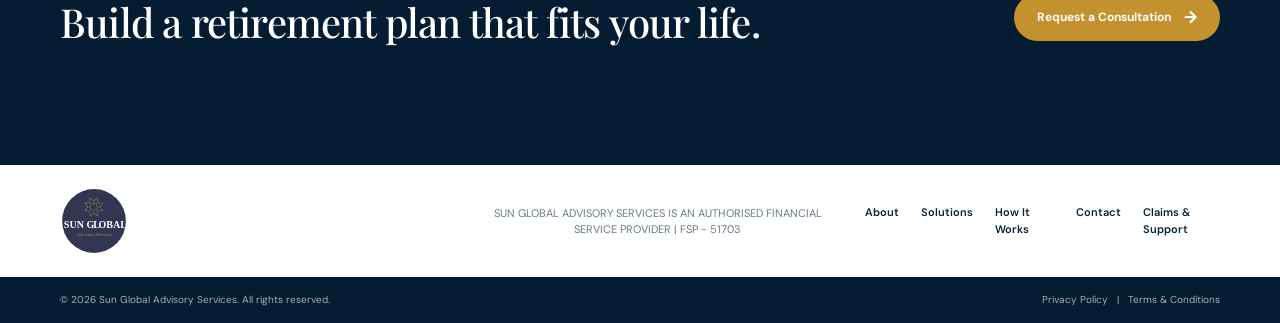
<file: solutions/retirement.html>
<!doctype html>
<html lang="en-ZA">
<head>
  <meta charset="utf-8">
  <meta name="viewport" content="width=device-width, initial-scale=1">
  <meta name="description" content="Explore retirement planning, retirement investments and living annuity discussions with guidance from Sun Global Advisory Services.">
  <title>Retirement Planning &amp; Investments | Sun Global Advisory Services</title>
  <link rel="preconnect" href="https://fonts.googleapis.com">
  <link rel="preconnect" href="https://fonts.gstatic.com" crossorigin>
  <link href="https://fonts.googleapis.com/css2?family=DM+Sans:wght@400;500;600;700&family=Playfair+Display:wght@500;600&display=swap" rel="stylesheet">
  <link rel="icon" type="image/svg+xml" href="../assets/sun-global-advisory-services-logo.svg">
  <link rel="stylesheet" href="../styles.css">
  <link rel="canonical" href="https://www.sunglobal.africa/solutions/retirement.html">
  <meta name="robots" content="index,follow">
  <meta property="og:title" content="Retirement Planning &amp; Investments | Sun Global Advisory Services">
  <meta property="og:description" content="Explore retirement planning, retirement investments and living annuity discussions with guidance from Sun Global Advisory Services.">
  <meta property="og:type" content="website">
  <meta property="og:url" content="https://www.sunglobal.africa/solutions/retirement.html">
  <meta property="og:image" content="https://www.sunglobal.africa/assets/sun-global-advisory-services-logo.svg">
  <meta property="og:site_name" content="Sun Global Advisory Services">
  <meta name="twitter:card" content="summary_large_image">
  <meta name="twitter:title" content="Retirement Planning &amp; Investments | Sun Global Advisory Services">
  <meta name="twitter:description" content="Explore retirement planning, retirement investments and living annuity discussions with guidance from Sun Global Advisory Services.">
  <meta name="twitter:image" content="https://www.sunglobal.africa/assets/sun-global-advisory-services-logo.svg">
  <script type="application/ld+json">
  {"@context":"https://schema.org","@type":"BreadcrumbList","itemListElement":[{"@type":"ListItem","position":1,"name":"Home","item":"https://www.sunglobal.africa/"},{"@type":"ListItem","position":2,"name":"Solutions","item":"https://www.sunglobal.africa/solutions.html"},{"@type":"ListItem","position":3,"name":"Retirement","item":"https://www.sunglobal.africa/solutions/retirement.html"}]}
  </script>
</head>
<body>
  <header class="site-header" id="top">
    <div class="container nav-wrap">
      <a class="brand" href="../index.html" aria-label="Sun Global Advisory Services home">
        <img class="brand-mark" src="../assets/sun-global-advisory-services-logo.svg" alt="Sun Global Advisory Services">
      </a>

      <button class="menu-toggle" aria-label="Open navigation" aria-expanded="false">
        <span></span><span></span><span></span>
      </button>

      <nav class="main-nav" aria-label="Main navigation">
        <a data-page="index.html" href="../index.html">Home</a>
        <a data-page="about.html" href="../about.html">About</a>
        <div class="nav-item nav-dropdown">
          <a href="../solutions.html" class="dropdown-toggle active" data-page="solutions.html">Solutions <span>⌄</span></a>
          <div class="dropdown-panel">
            <div class="dropdown-content">
              <h3>Solutions</h3>
              <a href="protection.html" class="dropdown-link">
                <strong>Protection</strong>
                <small>Life, funeral, disability and personal insurance</small>
              </a>
              <a href="investments.html" class="dropdown-link">
                <strong>Investments</strong>
                <small>Onshore, offshore and portfolio planning</small>
              </a>
              <a href="retirement.html" class="dropdown-link">
                <strong>Retirement</strong>
                <small>Retirement planning and income solutions</small>
              </a>
              <a href="structured-investments.html" class="dropdown-link">
                <strong>Structured Investments</strong>
                <small>Specialist investment structures</small>
              </a>
            </div>
          </div>
        </div>
        <a data-page="how-it-works.html" href="../how-it-works.html">How It Works</a>
        <a data-page="contact.html" href="../contact.html">Contact</a>
      </nav>

      <a class="btn btn-dark nav-cta" href="../contact.html">Request a Consultation <span>→</span></a>
    </div>
  </header>

  <main>
    <section class="page-hero subtle-hero hero-retirement">
      <div class="container narrow">
        <nav class="breadcrumbs" aria-label="Breadcrumb">
          <a href="../index.html">Home</a>
          <span>/</span>
          <a href="../solutions.html">Solutions</a>
          <span>/</span>
          <span>Retirement</span>
        </nav>
        <p class="eyebrow"><span></span> RETIREMENT</p>
        <h1>Plan for your retirement with greater clarity.</h1>
        <p class="lead">Retirement planning is a long-term process. It is about understanding current savings, future needs and the kind of lifestyle you want to build beyond your working years.</p>
        <div class="page-actions">
          <a class="btn btn-gold" href="../contact.html">Start a Retirement Conversation <span>→</span></a>
          <a class="btn btn-light-outline dark" href="../solutions.html">Explore All Solutions <span>→</span></a>
        </div>
      </div>
    </section>

    <section class="section">
      <div class="container">
        <div class="content-grid four-up">
          <article class="info-card">
            <h3>Retirement Planning</h3>
            <p>Retirement planning helps align your current savings and future plans with the income and lifestyle you may want in retirement.</p>
          </article>
          <article class="info-card">
            <h3>Retirement Fund Reviews</h3>
            <p>Reviews can help assess whether existing retirement arrangements still fit the client's situation and goals.</p>
          </article>
          <article class="info-card">
            <h3>Retirement Investments</h3>
            <p>Investment choices for retirement should be considered alongside time horizon, income needs and broader financial objectives.</p>
          </article>
          <article class="info-card">
            <h3>Living Annuities</h3>
            <p>Living annuities are one possible structure for retirement income, and they require careful planning around sustainability and risk.</p>
          </article>
        </div>
      </div>
    </section>

    <section class="section soft-section">
      <div class="container two-column content-block align-center">
        <div>
          <p class="eyebrow"><span></span> REVIEWING EXISTING ARRANGEMENTS</p>
          <h2>Retirement planning is more than choosing a number.</h2>
        </div>
        <div>
          <p>It involves looking at current savings, expected retirement age, desired income, existing arrangements, short-term needs and the broader life you want to support. The right strategy depends on your personal circumstances and the financial decisions you are making today.</p>
          <p>Good retirement planning often includes a review of what is already in place, how money is invested, what income could be needed later and what needs to be adjusted to better support the future.</p>
        </div>
      </div>
    </section>

    <section class="section cta-strip">
      <div class="container cta-strip-content">
        <div>
          <p class="eyebrow light"><span></span> START EARLY</p>
          <h2>Build a retirement plan that fits your life.</h2>
        </div>
        <a class="btn btn-gold" href="../contact.html">Request a Consultation <span>→</span></a>
      </div>
    </section>
  </main>

  <footer class="footer">
    <div class="container footer-top">
      <a class="brand" href="../index.html">
        <img class="brand-mark" src="../assets/sun-global-advisory-services-logo.svg" alt="Sun Global Advisory Services">
      </a>
      <div class="footer-meta">
        <span>SUN GLOBAL ADVISORY SERVICES IS AN AUTHORISED FINANCIAL SERVICE PROVIDER | FSP - 51703</span>
      </div>
      <div class="footer-links">
        <a href="../about.html">About</a>
        <a href="../solutions.html">Solutions</a>
        <a href="../how-it-works.html">How It Works</a>
        <a href="../contact.html">Contact</a>
        <a href="../claims.html">Claims & Support</a>
      </div>
    </div>
    <div class="footer-bottom">
      <div class="container">
        <span>© <span id="year"></span> Sun Global Advisory Services. All rights reserved.</span>
        <span><a href="#">Privacy Policy</a> &nbsp; | &nbsp; <a href="#">Terms & Conditions</a></span>
      </div>
    </div>
  </footer>

  <script src="../script.js"></script>
</body>
</html>
</file>
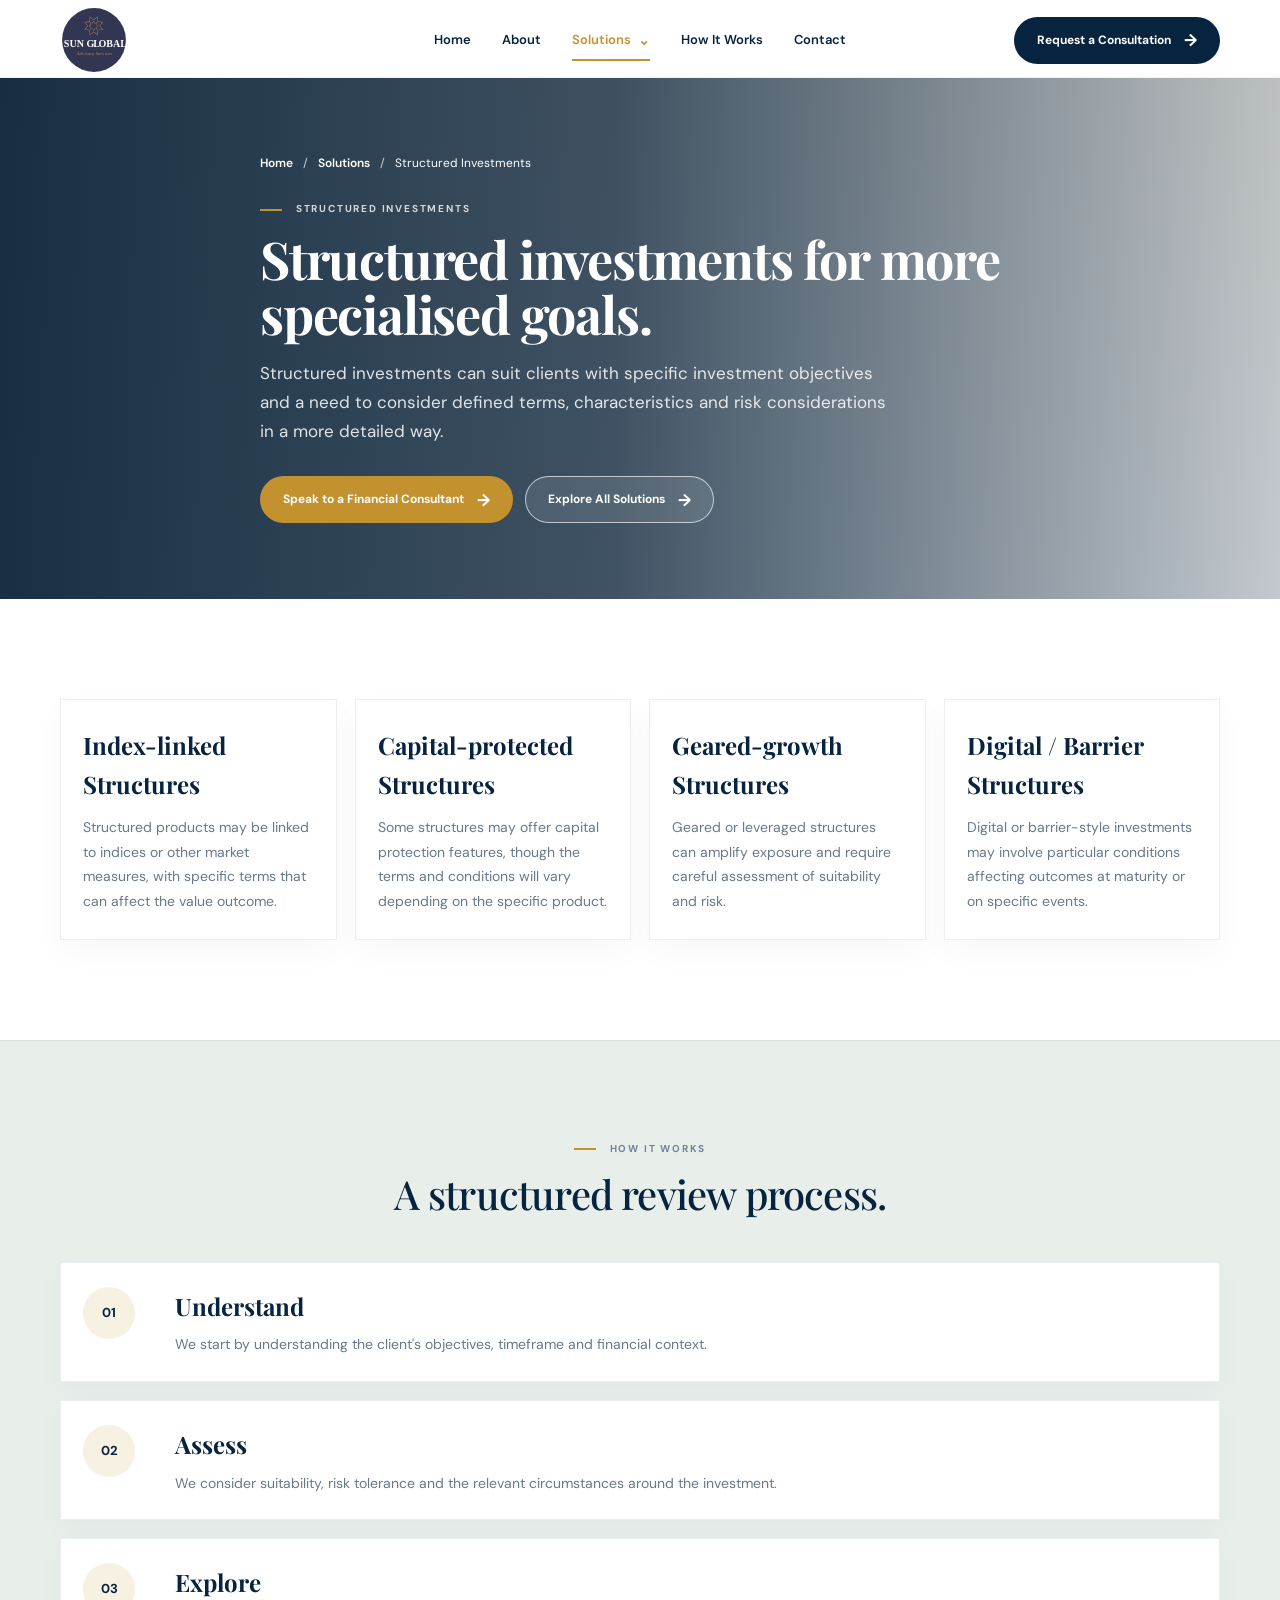
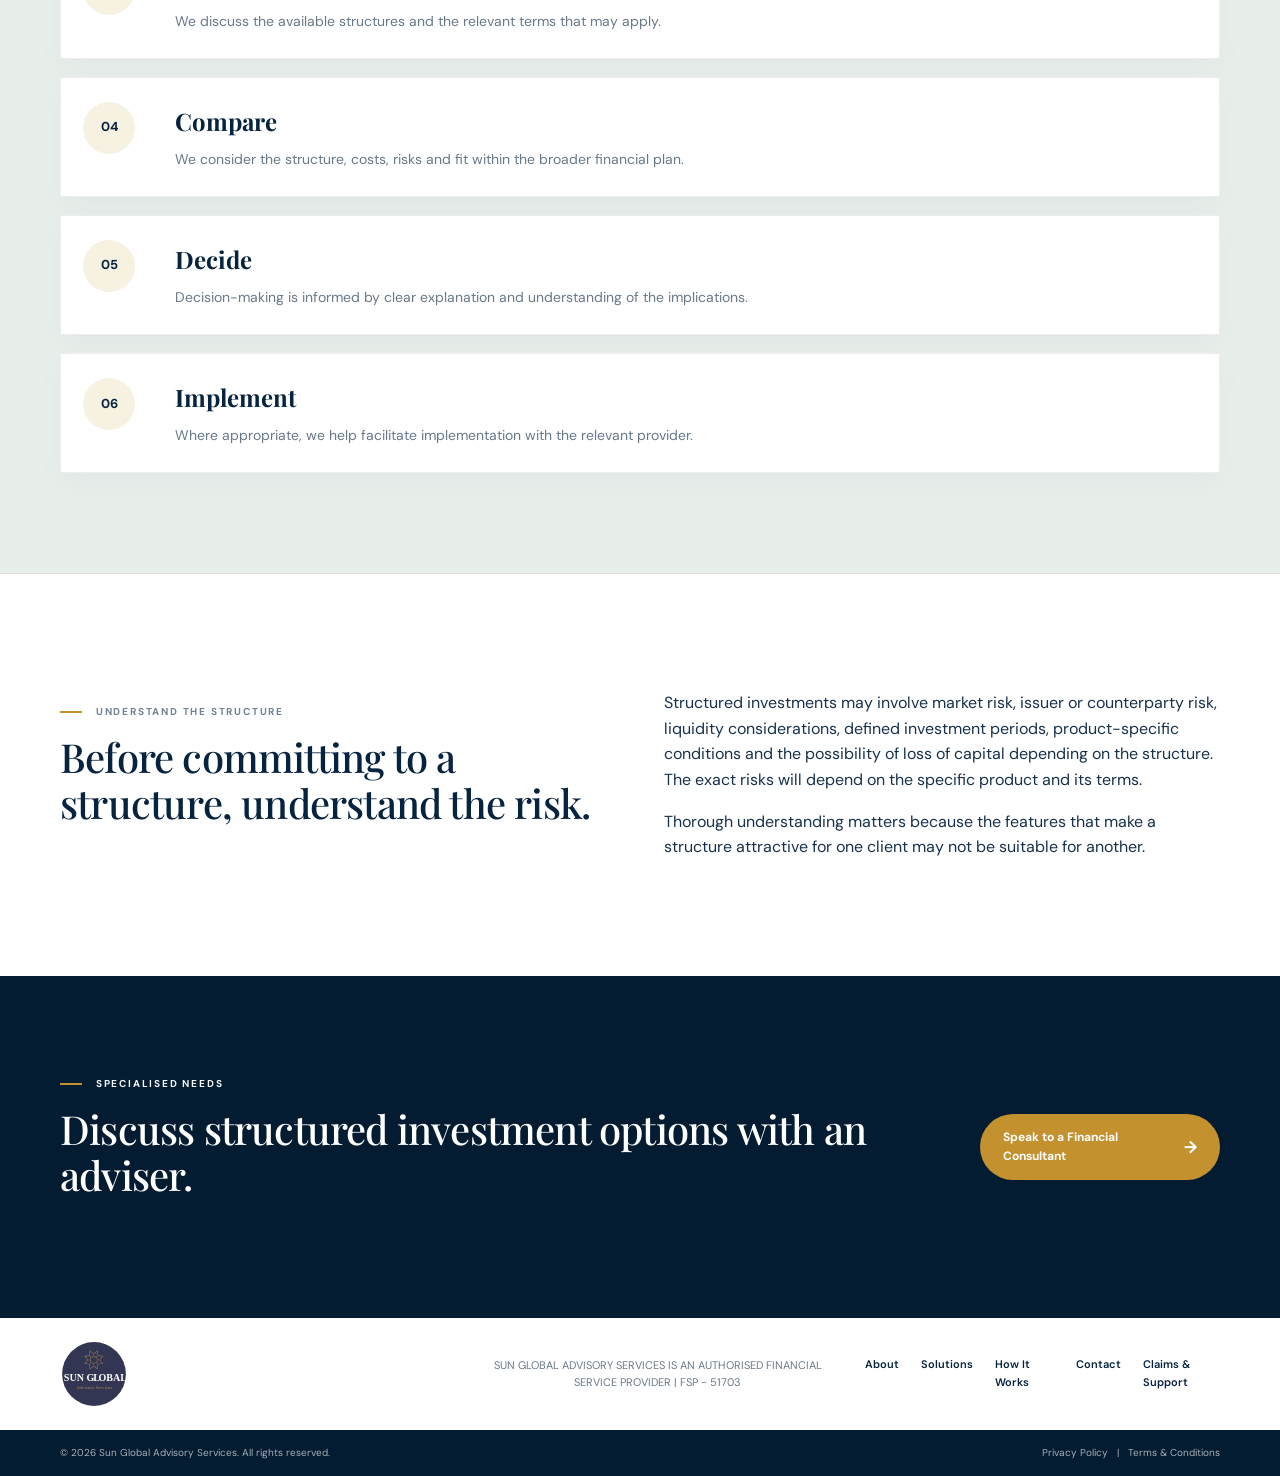
<file: solutions/structured-investments.html>
<!doctype html>
<html lang="en-ZA">
<head>
  <meta charset="utf-8">
  <meta name="viewport" content="width=device-width, initial-scale=1">
  <meta name="description" content="Understand structured investment options, terms and risks with practical guidance from Sun Global Advisory Services.">
  <title>Structured Investments | Sun Global Advisory Services</title>
  <link rel="preconnect" href="https://fonts.googleapis.com">
  <link rel="preconnect" href="https://fonts.gstatic.com" crossorigin>
  <link href="https://fonts.googleapis.com/css2?family=DM+Sans:wght@400;500;600;700&family=Playfair+Display:wght@500;600&display=swap" rel="stylesheet">
  <link rel="icon" type="image/svg+xml" href="../assets/sun-global-advisory-services-logo.svg">
  <link rel="stylesheet" href="../styles.css">
  <link rel="canonical" href="https://www.sunglobal.africa/solutions/structured-investments.html">
  <meta name="robots" content="index,follow">
  <meta property="og:title" content="Structured Investments | Sun Global Advisory Services">
  <meta property="og:description" content="Understand structured investment options, terms and risks with practical guidance from Sun Global Advisory Services.">
  <meta property="og:type" content="website">
  <meta property="og:url" content="https://www.sunglobal.africa/solutions/structured-investments.html">
  <meta property="og:image" content="https://www.sunglobal.africa/assets/sun-global-advisory-services-logo.svg">
  <meta property="og:site_name" content="Sun Global Advisory Services">
  <meta name="twitter:card" content="summary_large_image">
  <meta name="twitter:title" content="Structured Investments | Sun Global Advisory Services">
  <meta name="twitter:description" content="Understand structured investment options, terms and risks with practical guidance from Sun Global Advisory Services.">
  <meta name="twitter:image" content="https://www.sunglobal.africa/assets/sun-global-advisory-services-logo.svg">
  <script type="application/ld+json">
  {"@context":"https://schema.org","@type":"BreadcrumbList","itemListElement":[{"@type":"ListItem","position":1,"name":"Home","item":"https://www.sunglobal.africa/"},{"@type":"ListItem","position":2,"name":"Solutions","item":"https://www.sunglobal.africa/solutions.html"},{"@type":"ListItem","position":3,"name":"Structured Investments","item":"https://www.sunglobal.africa/solutions/structured-investments.html"}]}
  </script>
</head>
<body>
  <header class="site-header" id="top">
    <div class="container nav-wrap">
      <a class="brand" href="../index.html" aria-label="Sun Global Advisory Services home">
        <img class="brand-mark" src="../assets/sun-global-advisory-services-logo.svg" alt="Sun Global Advisory Services">
      </a>

      <button class="menu-toggle" aria-label="Open navigation" aria-expanded="false">
        <span></span><span></span><span></span>
      </button>

      <nav class="main-nav" aria-label="Main navigation">
        <a data-page="index.html" href="../index.html">Home</a>
        <a data-page="about.html" href="../about.html">About</a>
        <div class="nav-item nav-dropdown">
          <a href="../solutions.html" class="dropdown-toggle active" data-page="solutions.html">Solutions <span>⌄</span></a>
          <div class="dropdown-panel">
            <div class="dropdown-content">
              <h3>Solutions</h3>
              <a href="protection.html" class="dropdown-link">
                <strong>Protection</strong>
                <small>Life, funeral, disability and personal insurance</small>
              </a>
              <a href="investments.html" class="dropdown-link">
                <strong>Investments</strong>
                <small>Onshore, offshore and portfolio planning</small>
              </a>
              <a href="retirement.html" class="dropdown-link">
                <strong>Retirement</strong>
                <small>Retirement planning and income solutions</small>
              </a>
              <a href="structured-investments.html" class="dropdown-link">
                <strong>Structured Investments</strong>
                <small>Specialist investment structures</small>
              </a>
            </div>
          </div>
        </div>
        <a data-page="how-it-works.html" href="../how-it-works.html">How It Works</a>
        <a data-page="contact.html" href="../contact.html">Contact</a>
      </nav>

      <a class="btn btn-dark nav-cta" href="../contact.html">Request a Consultation <span>→</span></a>
    </div>
  </header>

  <main>
    <section class="page-hero subtle-hero hero-structured">
      <div class="container narrow">
        <nav class="breadcrumbs" aria-label="Breadcrumb">
          <a href="../index.html">Home</a>
          <span>/</span>
          <a href="../solutions.html">Solutions</a>
          <span>/</span>
          <span>Structured Investments</span>
        </nav>
        <p class="eyebrow"><span></span> STRUCTURED INVESTMENTS</p>
        <h1>Structured investments for more specialised goals.</h1>
        <p class="lead">Structured investments can suit clients with specific investment objectives and a need to consider defined terms, characteristics and risk considerations in a more detailed way.</p>
        <div class="page-actions">
          <a class="btn btn-gold" href="../contact.html">Speak to a Financial Consultant <span>→</span></a>
          <a class="btn btn-light-outline dark" href="../solutions.html">Explore All Solutions <span>→</span></a>
        </div>
      </div>
    </section>

    <section class="section">
      <div class="container">
        <div class="content-grid four-up">
          <article class="info-card">
            <h3>Index-linked Structures</h3>
            <p>Structured products may be linked to indices or other market measures, with specific terms that can affect the value outcome.</p>
          </article>
          <article class="info-card">
            <h3>Capital-protected Structures</h3>
            <p>Some structures may offer capital protection features, though the terms and conditions will vary depending on the specific product.</p>
          </article>
          <article class="info-card">
            <h3>Geared-growth Structures</h3>
            <p>Geared or leveraged structures can amplify exposure and require careful assessment of suitability and risk.</p>
          </article>
          <article class="info-card">
            <h3>Digital / Barrier Structures</h3>
            <p>Digital or barrier-style investments may involve particular conditions affecting outcomes at maturity or on specific events.</p>
          </article>
        </div>
      </div>
    </section>

    <section class="section soft-section">
      <div class="container">
        <div class="center-heading narrow">
          <p class="eyebrow"><span></span> HOW IT WORKS</p>
          <h2>A structured review process.</h2>
        </div>
        <div class="timeline">
          <div class="timeline-step"><span>01</span><div><h3>Understand</h3><p>We start by understanding the client's objectives, timeframe and financial context.</p></div></div>
          <div class="timeline-step"><span>02</span><div><h3>Assess</h3><p>We consider suitability, risk tolerance and the relevant circumstances around the investment.</p></div></div>
          <div class="timeline-step"><span>03</span><div><h3>Explore</h3><p>We discuss the available structures and the relevant terms that may apply.</p></div></div>
          <div class="timeline-step"><span>04</span><div><h3>Compare</h3><p>We consider the structure, costs, risks and fit within the broader financial plan.</p></div></div>
          <div class="timeline-step"><span>05</span><div><h3>Decide</h3><p>Decision-making is informed by clear explanation and understanding of the implications.</p></div></div>
          <div class="timeline-step"><span>06</span><div><h3>Implement</h3><p>Where appropriate, we help facilitate implementation with the relevant provider.</p></div></div>
        </div>
      </div>
    </section>

    <section class="section">
      <div class="container two-column content-block align-center">
        <div>
          <p class="eyebrow"><span></span> UNDERSTAND THE STRUCTURE</p>
          <h2>Before committing to a structure, understand the risk.</h2>
        </div>
        <div>
          <p>Structured investments may involve market risk, issuer or counterparty risk, liquidity considerations, defined investment periods, product-specific conditions and the possibility of loss of capital depending on the structure. The exact risks will depend on the specific product and its terms.</p>
          <p>Thorough understanding matters because the features that make a structure attractive for one client may not be suitable for another.</p>
        </div>
      </div>
    </section>

    <section class="section cta-strip">
      <div class="container cta-strip-content">
        <div>
          <p class="eyebrow light"><span></span> SPECIALISED NEEDS</p>
          <h2>Discuss structured investment options with an adviser.</h2>
        </div>
        <a class="btn btn-gold" href="../contact.html">Speak to a Financial Consultant <span>→</span></a>
      </div>
    </section>
  </main>

  <footer class="footer">
    <div class="container footer-top">
      <a class="brand" href="../index.html">
        <img class="brand-mark" src="../assets/sun-global-advisory-services-logo.svg" alt="Sun Global Advisory Services">
      </a>
      <div class="footer-meta">
        <span>SUN GLOBAL ADVISORY SERVICES IS AN AUTHORISED FINANCIAL SERVICE PROVIDER | FSP - 51703</span>
      </div>
      <div class="footer-links">
        <a href="../about.html">About</a>
        <a href="../solutions.html">Solutions</a>
        <a href="../how-it-works.html">How It Works</a>
        <a href="../contact.html">Contact</a>
        <a href="../claims.html">Claims & Support</a>
      </div>
    </div>
    <div class="footer-bottom">
      <div class="container">
        <span>© <span id="year"></span> Sun Global Advisory Services. All rights reserved.</span>
        <span><a href="#">Privacy Policy</a> &nbsp; | &nbsp; <a href="#">Terms & Conditions</a></span>
      </div>
    </div>
  </footer>

  <script src="../script.js"></script>
</body>
</html>
</file>
<file: styles.css>
:root{
  --navy:#06233f;
  --navy-2:#092c4d;
  --gold:#c4912f;
  --gold-light:#d9b15b;
  --cream:#f8f7f2;
  --white:#fff;
  --text:#17324d;
  --muted:#68798a;
  --line:#dce1e5;
  --shadow:0 16px 45px rgba(6,35,63,.10);
  --radius:4px;
}
*{box-sizing:border-box}
html{scroll-behavior:smooth}
body{margin:0;font-family:"DM Sans",Arial,sans-serif;color:var(--text);background:#fff;line-height:1.6}
a{color:inherit;text-decoration:none}
button,input,select{font:inherit}
:focus-visible{outline:3px solid var(--gold);outline-offset:3px}
.sr-only{position:absolute;width:1px;height:1px;padding:0;margin:-1px;overflow:hidden;clip:rect(0,0,0,0);white-space:nowrap;border:0}
.container{width:min(1160px,calc(100% - 48px));margin-inline:auto}
.site-header{height:78px;background:#fff;position:sticky;top:0;z-index:50;border-bottom:1px solid rgba(6,35,63,.06)}
.nav-wrap{height:100%;display:grid;grid-template-columns:1fr auto 1fr;align-items:center;gap:32px}
.brand{display:flex;align-items:center;gap:11px;justify-self:start;color:var(--navy)}
.brand-mark{width:68px;height:68px;display:block;object-fit:contain;flex:none}
.brand strong{display:block;font-family:Georgia,"Times New Roman",serif;font-size:21px;letter-spacing:2px;font-weight:500;line-height:1}
.brand small{display:block;font-size:8px;letter-spacing:2.4px;margin-top:5px;font-weight:700}
.main-nav{display:flex;align-items:center;justify-self:center;gap:31px;font-size:13px;font-weight:600}
.main-nav a{position:relative;padding:29px 0;color:var(--navy);transition:color .2s ease}
.main-nav a:hover{color:var(--gold)}
.main-nav a.active{color:var(--gold)}
.main-nav a.active:after{content:"";position:absolute;bottom:19px;left:0;width:100%;height:2px;background:var(--gold)}
.main-nav span{font-size:14px}
.nav-item{position:relative}
.nav-item > a{padding:29px 0;display:inline-flex;align-items:center;gap:7px}
.nav-dropdown .dropdown-panel{
  position:absolute;
  top:calc(100% - 2px);
  left:50%;
  transform:translateX(-50%);
  width:760px;
  background:#fff;
  border:1px solid rgba(6,35,63,.08);
  box-shadow:0 20px 40px rgba(0,0,0,.08);
  border-radius:12px;
  opacity:0;
  visibility:hidden;
  pointer-events:none;
  transition:opacity .2s ease, transform .2s ease, visibility .2s ease;
}
.nav-dropdown .dropdown-panel::before{
  content:"";
  position:absolute;
  top:-7px;
  left:50%;
  width:14px;
  height:14px;
  background:#fff;
  border-left:1px solid rgba(6,35,63,.08);
  border-top:1px solid rgba(6,35,63,.08);
  transform:translateX(-50%) rotate(45deg);
}
.nav-item:hover .dropdown-panel,
.nav-item:focus-within .dropdown-panel,
.nav-item.open .dropdown-panel{opacity:1;visibility:visible;pointer-events:auto;transform:translateX(-50%) translateY(0)}
.dropdown-content{padding:20px 18px 14px;position:relative;z-index:1}
.dropdown-content{display:grid;grid-template-columns:repeat(4,minmax(0,1fr));gap:12px;align-items:start}
.dropdown-content h3{grid-column:1 / -1;margin:0 0 6px;color:var(--muted);font-size:11px;letter-spacing:2px;text-transform:uppercase}
.dropdown-link{display:block;padding:14px 12px;border-radius:8px;transition:background .2s ease;min-height:150px}
.dropdown-link:hover{background:#f8f6f1}
.dropdown-link strong{display:block;font-size:16px;margin-bottom:6px;color:var(--navy)}
.dropdown-link small{display:block;color:var(--muted);font-size:11px;line-height:1.5}
.btn{display:inline-flex;align-items:center;justify-content:center;gap:13px;border:1px solid transparent;padding:13px 22px;border-radius:999px;font-size:12px;font-weight:700;cursor:pointer;transition:.25s ease}
.btn span{font-size:17px;line-height:0}
.btn-dark{background:var(--navy);color:#fff}
.btn-dark:hover{background:#0c355b;transform:translateY(-1px)}
.nav-cta{justify-self:end}
.btn-gold{background:var(--gold);color:#fff}
.btn-gold:hover{background:#a9781f;transform:translateY(-1px)}
.btn-light-outline{border-color:rgba(255,255,255,.75);color:#fff;background:rgba(255,255,255,.08)}
.btn-light-outline:hover{background:#fff;color:var(--navy)}
.menu-toggle{display:none;background:none;border:0;padding:8px}
.menu-toggle span{display:block;width:24px;height:2px;background:var(--navy);margin:5px}

.hero{min-height:535px;position:relative;overflow:hidden;color:#fff;background:var(--navy)}
.hero-image{position:absolute;inset:0;background:
  linear-gradient(90deg,rgba(4,29,52,.96) 0%,rgba(4,29,52,.82) 34%,rgba(4,29,52,.16) 72%,rgba(4,29,52,.05) 100%),
  url("https://images.unsplash.com/photo-1500530855697-b586d89ba3ee?auto=format&fit=crop&w=2200&q=85") center/cover}
.hero-overlay{position:absolute;inset:0;background:linear-gradient(180deg,rgba(0,0,0,.08),rgba(0,0,0,.08))}
.hero-content{position:relative;z-index:2;padding-top:92px;padding-bottom:100px}
.hero-copy-carousel{position:relative;min-height:345px}
.hero-slide{position:absolute;inset:0;opacity:0;visibility:hidden;transform:translateY(10px);transition:opacity .65s ease,transform .65s ease,visibility .65s ease}
.hero-slide.is-active{opacity:1;visibility:visible;transform:translateY(0)}
.eyebrow{font-size:10px;font-weight:700;letter-spacing:1.8px;margin:0 0 14px;color:#718297}
.eyebrow span{display:inline-block;width:22px;height:2px;background:var(--gold);vertical-align:middle;margin-right:10px}
.eyebrow.light{color:#f4f6f7}
.hero h1,.hero-slide-heading{font-family:"Playfair Display",Georgia,serif;font-weight:500;font-size:52px;line-height:1.08;letter-spacing:-1.3px;margin:0 0 22px;max-width:620px}
.hero-copy{max-width:530px;font-size:15px;line-height:1.7;color:rgba(255,255,255,.88);margin:0 0 28px}
.hero-actions{display:flex;gap:13px;flex-wrap:wrap}
.hero-tag{position:absolute;right:8%;bottom:46px;z-index:2;font-family:"Playfair Display",Georgia,serif;font-size:28px;line-height:1.05;font-style:italic;text-align:left;transform:rotate(-3deg);color:#fff}
.hero-tag i,.image-quote i{display:block;width:78px;height:3px;background:var(--gold);transform:rotate(-7deg);margin-top:12px}

.quick-links{background:#fbfaf6;border-bottom:1px solid #eee}
.quick-grid{display:grid;grid-template-columns:repeat(4,1fr)}
.quick-card{min-height:132px;display:flex;align-items:center;justify-content:center;gap:15px;border-right:1px solid var(--line);transition:.2s}
.quick-card:first-child{border-left:1px solid var(--line)}
.quick-card:hover{background:#fff;box-shadow:inset 0 -2px var(--gold)}
.quick-card .icon{font-size:31px;font-weight:300;color:var(--navy)}
.quick-card strong{display:block;font-size:14px;margin-bottom:2px}
.quick-card small{display:block;color:var(--muted);font-size:11px}

.section{padding:100px 0}
.split-intro{display:grid;grid-template-columns:310px 1fr;gap:62px;align-items:start}
h2{font-family:"Playfair Display",Georgia,serif;font-weight:500;font-size:40px;line-height:1.15;letter-spacing:-.8px;margin:0 0 20px;color:var(--navy)}
h2 em{font-style:italic}
.intro-copy>p:not(.eyebrow),.approach-copy>p:not(.eyebrow){color:var(--muted);font-size:14px;line-height:1.8}
.text-btn{display:inline-flex;gap:13px;margin-top:18px;border:1px solid var(--gold);padding:10px 19px;border-radius:999px;color:var(--navy);font-size:12px;font-weight:700}
.text-btn:hover{background:var(--gold);color:#fff}
.solution-grid{display:grid;grid-template-columns:repeat(2,1fr);gap:18px}
.solution-card{background:#fff;border:1px solid #e4e7e9;box-shadow:0 7px 24px rgba(10,30,50,.05);transition:.3s}
.solution-card:hover{transform:translateY(-4px);box-shadow:var(--shadow)}
.card-image{height:155px;background-position:center;background-size:cover}
.protection-img{background-image:linear-gradient(135deg,rgba(6,35,63,.08),rgba(196,145,47,.2)),url("https://images.unsplash.com/photo-1504150558240-0b4fd8946624?auto=format&fit=crop&w=900&q=80")}
.investment-img{background-image:linear-gradient(135deg,rgba(6,35,63,.05),rgba(196,145,47,.15)),url("https://images.unsplash.com/photo-1526304640581-d334cdbbf45e?auto=format&fit=crop&w=900&q=80")}
.structured-img{background-image:linear-gradient(135deg,rgba(6,35,63,.1),rgba(196,145,47,.1)),url("https://images.unsplash.com/photo-1497366754035-f200968a6e72?auto=format&fit=crop&w=900&q=80")}
.retirement-img{background-image:linear-gradient(135deg,rgba(6,35,63,.04),rgba(196,145,47,.1)),url("https://images.unsplash.com/photo-1470770841072-f978cf4d019e?auto=format&fit=crop&w=900&q=80")}
.card-body{padding:18px 19px 20px}
.card-body h3{font-family:"Playfair Display",Georgia,serif;color:var(--navy);font-size:19px;margin:0 0 7px}
.card-body p{font-size:12px;color:var(--muted);line-height:1.6;min-height:38px;margin:0 0 12px}
.solution-card .card-body>a{display:inline-flex;align-items:center;gap:9px;font-size:11px;font-weight:700;color:var(--navy)}
.solution-card .card-body>a span{display:grid;place-items:center;width:24px;height:24px;border:1px solid var(--gold);border-radius:50%;color:var(--gold);font-size:14px;line-height:1;transition:.2s ease}
.solution-card .card-body>a:hover span{background:var(--gold);color:#fff;transform:translateX(3px)}

.approach{background:#e8eeea;border-block:1px solid #d7e0da}
.approach-grid{display:grid;grid-template-columns:1fr 1fr;gap:72px;align-items:center}
.approach-image{position:relative;min-height:390px}
.approach-photo{position:absolute;inset:0 50px 0 0;background:
  linear-gradient(145deg,rgba(5,33,55,.18),rgba(5,33,55,.04)),
  url("https://images.unsplash.com/photo-1497215842964-222b430dc094?auto=format&fit=crop&w=1200&q=85") center/cover}
.image-quote{position:absolute;left:26px;top:30px;font-family:"Playfair Display",Georgia,serif;font-size:25px;line-height:1.18;color:#fff;font-style:italic;text-shadow:0 2px 15px rgba(0,0,0,.2)}
.benefits{display:grid;grid-template-columns:repeat(4,1fr);gap:16px;margin-top:34px}
.benefits div{font-size:11px;color:var(--navy)}
.benefits span{width:38px;height:38px;border:1px solid #aebbc5;border-radius:50%;display:grid;place-items:center;font-size:18px;margin-bottom:10px}
.benefits strong{font-size:11px;line-height:1.4}

.process{background:#fff}
.center-heading{text-align:center;max-width:620px;margin:0 auto 45px}
.center-heading h2{margin-bottom:10px}
.center-heading>p:last-child{font-size:14px;color:var(--muted)}
.process-grid{display:grid;grid-template-columns:repeat(4,1fr);border-top:1px solid var(--line)}
.process-grid>div{padding:28px 24px;border-right:1px solid var(--line)}
.process-grid>div:first-child{border-left:1px solid var(--line)}
.process-grid b{color:var(--gold);font-size:12px}
.process-grid h3{font-family:"Playfair Display",Georgia,serif;font-size:22px;color:var(--navy);margin:10px 0 6px}
.process-grid p{font-size:12px;color:var(--muted);margin:0}

.cta-section{position:relative;overflow:hidden;background:var(--navy);color:#fff;padding:65px 0}
.cta-bg{position:absolute;inset:0;background:linear-gradient(90deg,rgba(3,27,49,.98),rgba(3,27,49,.93) 58%,rgba(3,27,49,.7)),url("https://images.unsplash.com/photo-1500534623283-312aade485b7?auto=format&fit=crop&w=1800&q=80") center/cover}
.cta-grid{position:relative;z-index:1;display:grid;grid-template-columns:1fr 1fr;gap:65px;align-items:center}
.cta-section h2{color:#fff;margin-bottom:12px}
.cta-section .eyebrow{margin-bottom:12px}
.cta-section>div>p:not(.eyebrow){max-width:490px;color:rgba(255,255,255,.76);font-size:13px}
.contact-form{display:grid;gap:12px}
.contact-form> .form-row>label{display:block;min-width:0}
.contact-form input[name="website"]{position:absolute;left:-9999px;width:1px;height:1px;overflow:hidden}
.form-row{display:grid;grid-template-columns:1fr 1fr;gap:10px}
.contact-form input,.contact-form select{width:100%;height:46px;border:0;border-radius:4px;padding:0 14px;color:var(--text);background:#fff;outline:none}
.contact-form input:focus,.contact-form select:focus{box-shadow:0 0 0 2px rgba(196,145,47,.65)}
.contact-form .btn{justify-self:start}
.form-message{font-size:12px!important;color:#e8d39c!important;margin:0!important;min-height:18px}

.footer-top{min-height:112px;display:grid;grid-template-columns:1.1fr 1fr 1fr;align-items:center;gap:30px}
.footer-meta{display:flex;gap:26px;min-width:0;font-size:11px;line-height:1.5;color:var(--muted);justify-content:center;text-align:center}
.footer-meta span{display:block;max-width:100%;overflow-wrap:anywhere}
.footer-links{display:flex;justify-content:flex-end;gap:22px;font-size:11px;font-weight:600;color:var(--navy)}
.footer-links a:hover{color:var(--gold)}
.footer-bottom{background:#041c31;color:rgba(255,255,255,.65);font-size:10px;padding:15px 0}
.footer-bottom .container{display:flex;justify-content:space-between}
.footer-bottom a{color:inherit}
.cta-strip{background:#041c31;color:#fff}
.cta-strip h2{color:#fff}
.cta-strip-content{display:flex;align-items:center;justify-content:space-between;gap:32px}

.page-hero{position:relative;isolation:isolate;display:flex;align-items:center;min-height:420px;overflow:hidden;padding:0;background:#092c4d;color:#fff}
.page-hero::before,.page-hero::after{content:"";position:absolute;inset:0}
.page-hero::before{z-index:0;background-image:var(--hero-image);background-position:center;background-size:cover;transform:scale(1.01)}
.page-hero::after{z-index:1;background:linear-gradient(90deg,rgba(4,29,52,.92) 0%,rgba(4,29,52,.76) 48%,rgba(4,29,52,.24) 100%)}
.page-hero-video{position:absolute;inset:0;z-index:0;width:100%;height:100%;object-fit:cover}
.hero-about{--hero-image:url("https://images.unsplash.com/photo-1497215842964-222b430dc094?auto=format&fit=crop&w=2000&q=85")}
.hero-solutions{--hero-image:url("https://images.unsplash.com/photo-1460925895917-afdab827c52f?auto=format&fit=crop&w=2000&q=85")}
.hero-how-it-works{--hero-image:url("https://images.unsplash.com/photo-1521737711867-e3b97375f902?auto=format&fit=crop&w=2000&q=85")}
.hero-claims{--hero-image:url("https://images.unsplash.com/photo-1521791136064-7986c2920216?auto=format&fit=crop&w=2000&q=85")}
.hero-contact{--hero-image:url("https://images.unsplash.com/photo-1516321318423-f06f85e504b3?auto=format&fit=crop&w=2000&q=85")}
.hero-protection{--hero-image:url("https://images.unsplash.com/photo-1511895426328-dc8714191300?auto=format&fit=crop&w=2000&q=85")}
.hero-investments{--hero-image:url("https://images.unsplash.com/photo-1460925895917-afdab827c52f?auto=format&fit=crop&w=2000&q=85")}
.hero-retirement{--hero-image:url("https://images.unsplash.com/photo-1470770841072-f978cf4d019e?auto=format&fit=crop&w=2000&q=85")}
.hero-structured{--hero-image:url("https://images.unsplash.com/photo-1486406146926-c627a92ad1ab?auto=format&fit=crop&w=2000&q=85")}
.page-hero .container{position:relative;z-index:2;padding-block:76px}
.page-hero .narrow{max-width:760px}
.page-hero .eyebrow{color:rgba(255,255,255,.8)}
.page-hero h1{font-family:"Playfair Display",Georgia,serif;font-size:52px;line-height:1.06;letter-spacing:-1.2px;color:#fff;margin:0 0 18px}
.page-hero .lead{color:rgba(255,255,255,.86);font-size:17px;max-width:640px;line-height:1.7;margin:0}
.page-actions{display:flex;flex-wrap:wrap;gap:12px;margin-top:30px}
.page-actions .btn-light-outline.dark{border-color:rgba(255,255,255,.65);background:rgba(255,255,255,.1);color:#fff}
.page-actions .btn-light-outline.dark:hover{background:#fff;color:var(--navy)}
.subtle-hero{background:linear-gradient(180deg,#f7f4ee 0%,#fff 100%)}
.breadcrumbs{display:flex;align-items:center;gap:10px;color:rgba(255,255,255,.76);font-size:12px;margin-bottom:28px}
.breadcrumbs a{color:#fff;font-weight:600}
.breadcrumbs span:last-child{color:#fff}
.soft-section{background:#e8eeea;border-block:1px solid #d7e0da}
.content-block{display:grid;grid-template-columns:1fr 1fr;gap:48px;align-items:center}
.align-center{align-items:center}
.content-grid{display:grid;gap:18px}
.three-up{grid-template-columns:repeat(3,1fr)}
.four-up{grid-template-columns:repeat(4,1fr)}
.info-card,.feature-card,.solution-feature-card,.panel-image,.quote-panel,.contact-panel,.form-panel,.note-box,.process-item,.mini-steps>div{background:#fff;border:1px solid rgba(6,35,63,.08);box-shadow:0 12px 30px rgba(6,35,63,.03)}
.info-card,.feature-card,.solution-feature-card{padding:26px 22px}
.info-card h3,.feature-card h3,.solution-feature-card h2{font-family:"Playfair Display",Georgia,serif;color:var(--navy);margin:0 0 12px}
.info-card h3{font-size:24px}
.info-card p,.feature-card p,.solution-feature-card p{margin:0;color:var(--muted);font-size:14px;line-height:1.75}
.solution-overview-grid{display:grid;grid-template-columns:repeat(2,1fr);gap:20px}
.solution-feature-card h2{font-size:32px;line-height:1.2;margin-bottom:12px}
.solution-feature-card ul{padding-left:18px;margin:18px 0 20px;color:var(--text);font-size:14px;line-height:2}
.solution-badge{display:inline-block;padding:8px 12px;border-radius:999px;background:#f5f1e6;color:var(--navy);font-size:11px;font-weight:700;letter-spacing:1px;text-transform:uppercase}
.feature-grid{display:grid;gap:18px}
.feature-card{padding:24px 20px}
.feature-icon{display:inline-grid;place-items:center;width:42px;height:42px;border-radius:50%;background:var(--navy);color:#fff;font-size:12px;font-weight:700;margin-bottom:14px}
.panel-visual{min-height:360px}
.panel-image-one{background:linear-gradient(145deg,rgba(9,44,77,.18),rgba(196,145,47,.08)),url("https://images.unsplash.com/photo-1517048676732-d65bc937f952?auto=format&fit=crop&w=1200&q=85") center/cover;height:100%;min-height:360px;border-radius:8px}
.quote-panel{padding:32px 28px;font-family:"Playfair Display",Georgia,serif;font-size:28px;line-height:1.4;color:var(--navy);text-align:center;border-radius:12px}
.timeline{display:grid;gap:18px}
.timeline-step{display:grid;grid-template-columns:74px 1fr;gap:18px;padding:24px 22px;background:#fff;border:1px solid rgba(6,35,63,.08);box-shadow:0 10px 28px rgba(6,35,63,.03)}
.timeline-step span{display:grid;place-items:center;width:52px;height:52px;border-radius:50%;background:#f7f1e2;color:var(--navy);font-weight:700;font-size:13px}
.timeline-step h3{font-family:"Playfair Display",Georgia,serif;margin:0 0 8px;font-size:24px;color:var(--navy)}
.timeline-step p{margin:0;color:var(--muted);font-size:14px;line-height:1.7}
.process-list{display:grid;gap:18px}
.process-item{display:grid;grid-template-columns:72px 1fr;gap:18px;padding:22px 20px}
.process-item span{display:grid;place-items:center;border-radius:50%;background:var(--navy);color:#fff;width:52px;height:52px;font-weight:700}
.process-item h3{margin:0 0 8px;font-family:"Playfair Display",Georgia,serif;color:var(--navy);font-size:24px}
.process-item p{margin:0;color:var(--muted);line-height:1.7}
.note-box{padding:30px 28px}
.note-box p{font-size:18px;line-height:1.7;color:var(--navy);margin:0;text-align:center}
.contact-layout{display:grid;grid-template-columns:0.9fr 1.1fr;gap:28px;align-items:start}
.contact-panel,.form-panel{padding:30px 28px;border:1px solid rgba(6,35,63,.08);background:#fff;box-shadow:0 12px 30px rgba(6,35,63,.02)}
.detail-list{list-style:none;padding:0;margin:18px 0 22px;display:grid;gap:10px;color:var(--text);font-size:14px}
.muted-copy{color:var(--muted);line-height:1.7}
.form-panel label{display:block;margin-bottom:16px}
.form-panel label span{display:block;margin-bottom:8px;font-size:12px;font-weight:700;color:var(--navy)}
.form-panel input,.form-panel select,.form-panel textarea{width:100%;border:1px solid var(--line);border-radius:8px;padding:12px 14px;background:#fff;color:var(--text);font:inherit}
.form-panel textarea{resize:vertical;min-height:110px}
.form-panel input:focus,.form-panel select:focus,.form-panel textarea:focus{outline:none;border-color:rgba(196,145,47,.7);box-shadow:0 0 0 3px rgba(196,145,47,.12)}
.form-row{display:grid;grid-template-columns:1fr 1fr;gap:14px}
.checkbox-row{display:flex;align-items:flex-start;gap:12px!important;margin:18px 0 22px!important}
.checkbox-row input{width:auto;margin-top:3px}
.checkbox-row span{margin:0!important}
.mini-steps{display:grid;grid-template-columns:repeat(3,1fr);gap:16px}
.mini-steps>div{padding:24px 18px;text-align:center}
.mini-steps strong{display:inline-grid;place-items:center;width:42px;height:42px;border-radius:50%;background:var(--gold);color:#fff;font-size:12px;margin-bottom:14px}
.mini-steps p{margin:0;color:var(--muted);font-size:14px;line-height:1.6}

@media(max-width:980px){
  .main-nav{gap:18px}
  .nav-cta{display:none}
  .hero h1,.hero-slide-heading{font-size:46px}
  .split-intro{grid-template-columns:1fr;gap:35px}
  .intro-copy{max-width:560px}
  .approach-grid{gap:40px}
  .three-up{grid-template-columns:1fr 1fr}
  .four-up{grid-template-columns:1fr 1fr}
  .content-block,.contact-layout,.solution-overview-grid,.two-column{grid-template-columns:1fr}
  .footer-top{grid-template-columns:1fr;justify-items:center;padding:35px 0}
  .footer-links{justify-content:center}
}
@media(max-width:760px){
  .container{width:min(100% - 32px,600px)}
  .site-header{height:70px}
  .nav-wrap{display:flex}
  .menu-toggle{display:block;margin-left:auto}
  .main-nav{display:none;position:absolute;top:70px;left:0;right:0;background:#fff;box-shadow:0 15px 25px rgba(0,0,0,.1);padding:10px 20px 18px;flex-direction:column;align-items:stretch;gap:0;border-top:1px solid rgba(6,35,63,.06)}
  .main-nav.open{display:flex}
  .main-nav a{padding:13px 0}
  .main-nav a.active:after{display:none}
  .nav-item{position:static}
  .nav-dropdown .dropdown-panel{position:static;transform:none;width:100%;box-shadow:none;border:0;padding:0;margin:0;display:none;opacity:1;visibility:visible;pointer-events:auto;border-radius:0}
  .nav-dropdown .dropdown-panel::before{display:none}
  .nav-item.open .dropdown-panel{display:block}
  .nav-item > a{padding:13px 0}
  .dropdown-content{padding:12px 0 8px}
  .dropdown-content h3{margin-bottom:8px}
  .hero{min-height:680px}
  .hero-image{background-position:63% center}
  .hero-content{padding-top:75px}
  .hero-copy-carousel{min-height:360px}
  .hero h1,.hero-slide-heading{font-size:42px}
  .hero-copy{font-size:14px}
  .hero-tag{right:25px;bottom:28px;font-size:22px}
  .page-hero h1{font-size:40px}
  .page-hero{min-height:390px}
  .page-hero::after{background:linear-gradient(90deg,rgba(4,29,52,.9),rgba(4,29,52,.62))}
  .quick-grid{grid-template-columns:1fr 1fr}
  .quick-card{min-height:105px;padding:12px;border-bottom:1px solid var(--line)}
  .quick-card:nth-child(odd){border-left:1px solid var(--line)}
  .quick-card:nth-child(even){border-right:1px solid var(--line)}
  .quick-card .icon{font-size:25px}
  .quick-card small{font-size:10px}
  .section{padding:72px 0}
  h2{font-size:34px}
  .solution-grid,.solution-overview-grid,.three-up,.four-up,.mini-steps{grid-template-columns:1fr}
  .approach-grid{grid-template-columns:1fr}
  .approach-image{min-height:330px}
  .approach-photo{inset:0}
  .benefits{grid-template-columns:1fr 1fr}
  .process-grid{grid-template-columns:1fr 1fr}
  .process-grid>div:nth-child(3){border-left:1px solid var(--line)}
  .cta-grid{grid-template-columns:1fr;gap:35px}
  .cta-strip-content{align-items:flex-start;flex-direction:column}
  .form-row{grid-template-columns:1fr}
  .footer-meta{width:100%;flex-direction:column;align-items:center;gap:8px}
  .footer-bottom .container{flex-direction:column;gap:8px;text-align:center}
}
@media(prefers-reduced-motion:reduce){
  .page-hero-video{display:none}
  .hero-slide{transition:none}
}
@media(max-width:430px){
  .brand strong{font-size:18px}
  .brand small{font-size:7px}
  .brand-mark{width:58px;height:58px}
  .hero h1,.hero-slide-heading{font-size:36px}
  .hero-actions .btn{width:100%}
  .quick-grid{grid-template-columns:1fr}
  .quick-card{border-left:1px solid var(--line)!important;border-right:1px solid var(--line)!important}
  .process-grid{grid-template-columns:1fr}
  .process-grid>div{border-left:1px solid var(--line)}
}
</file>
